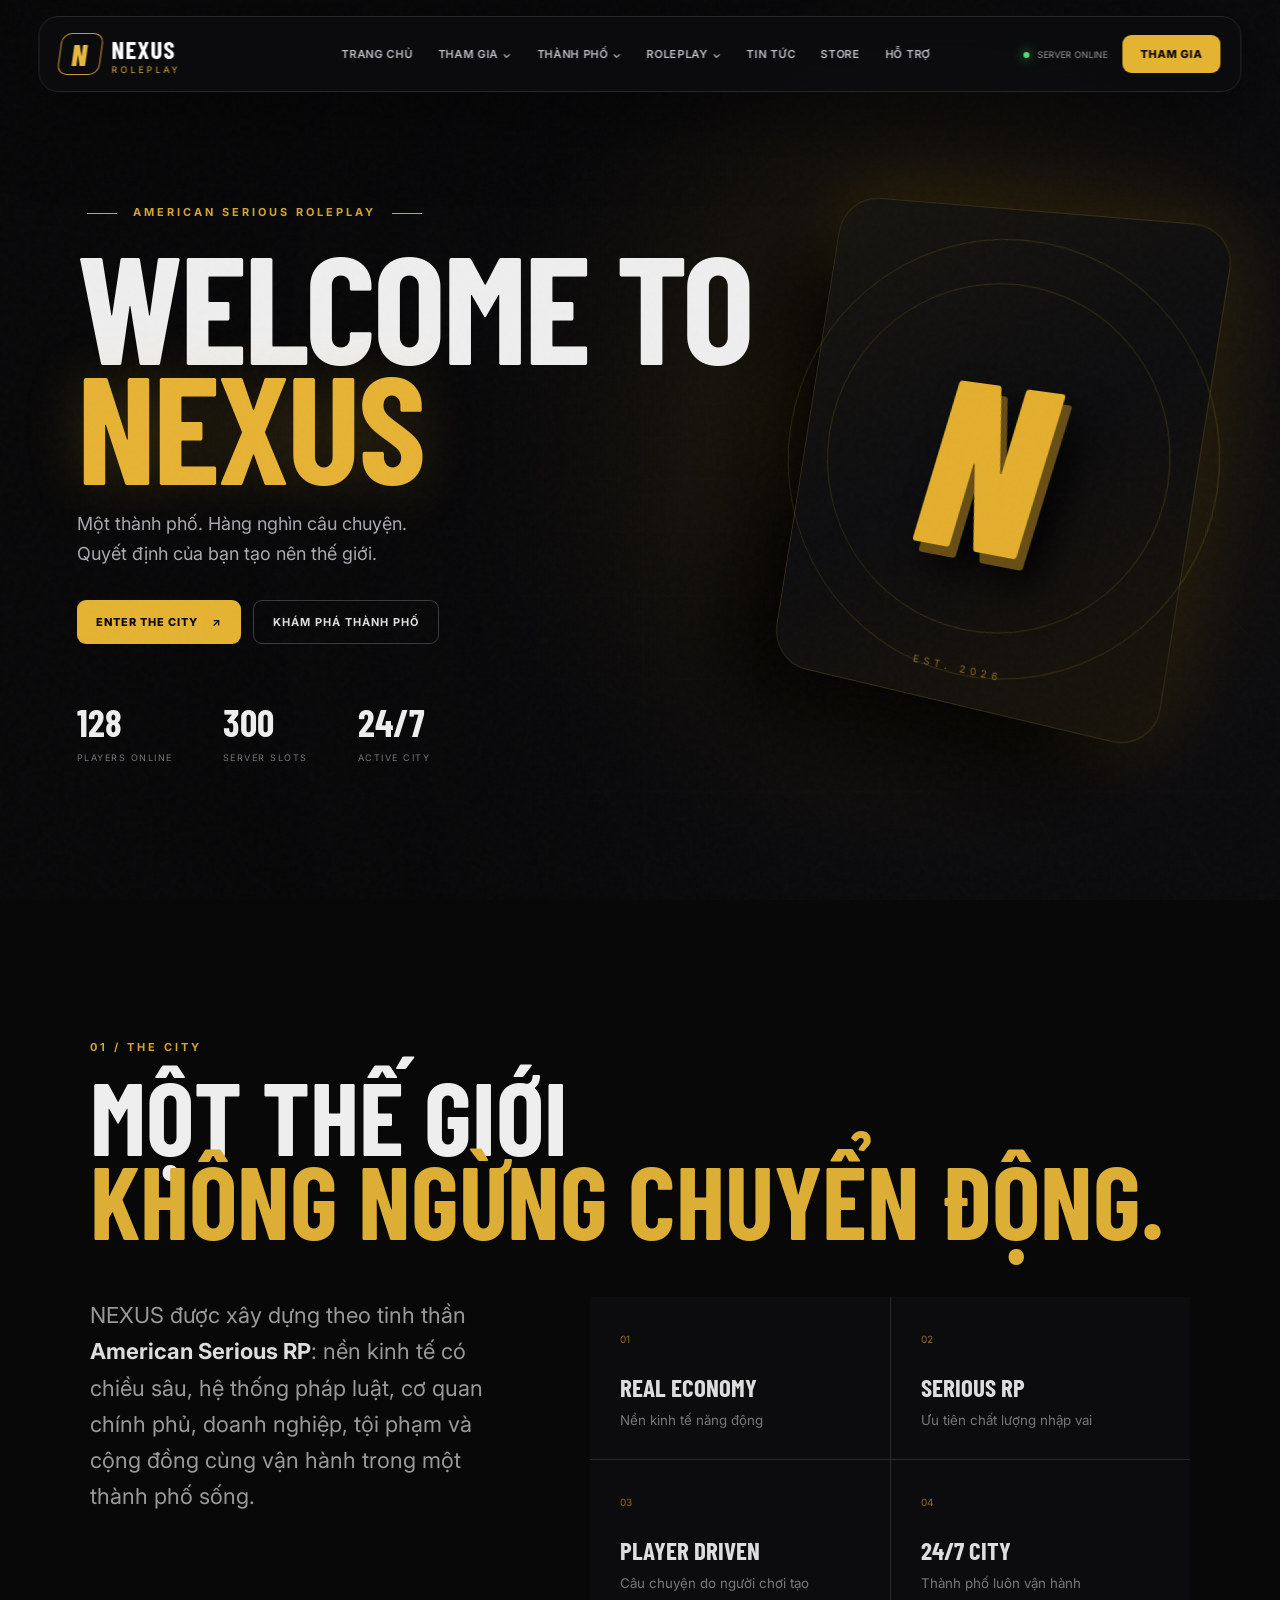
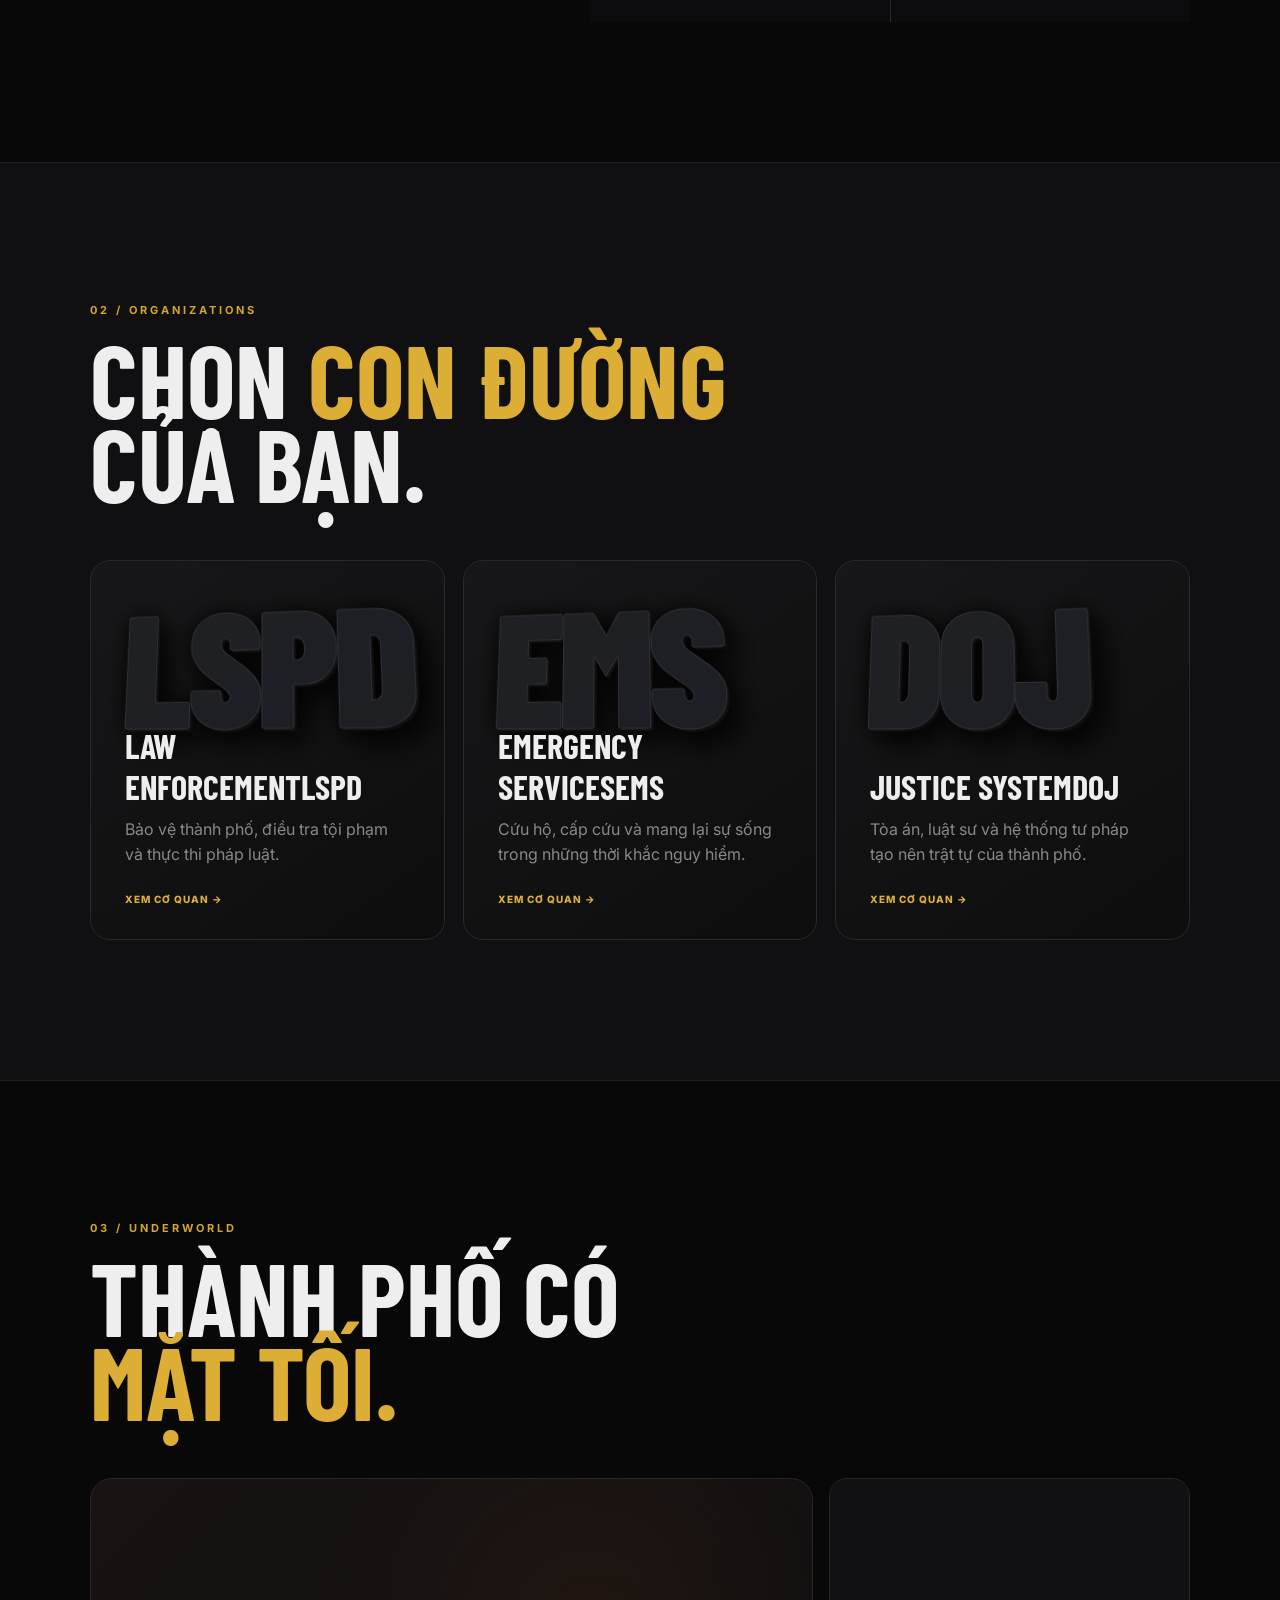
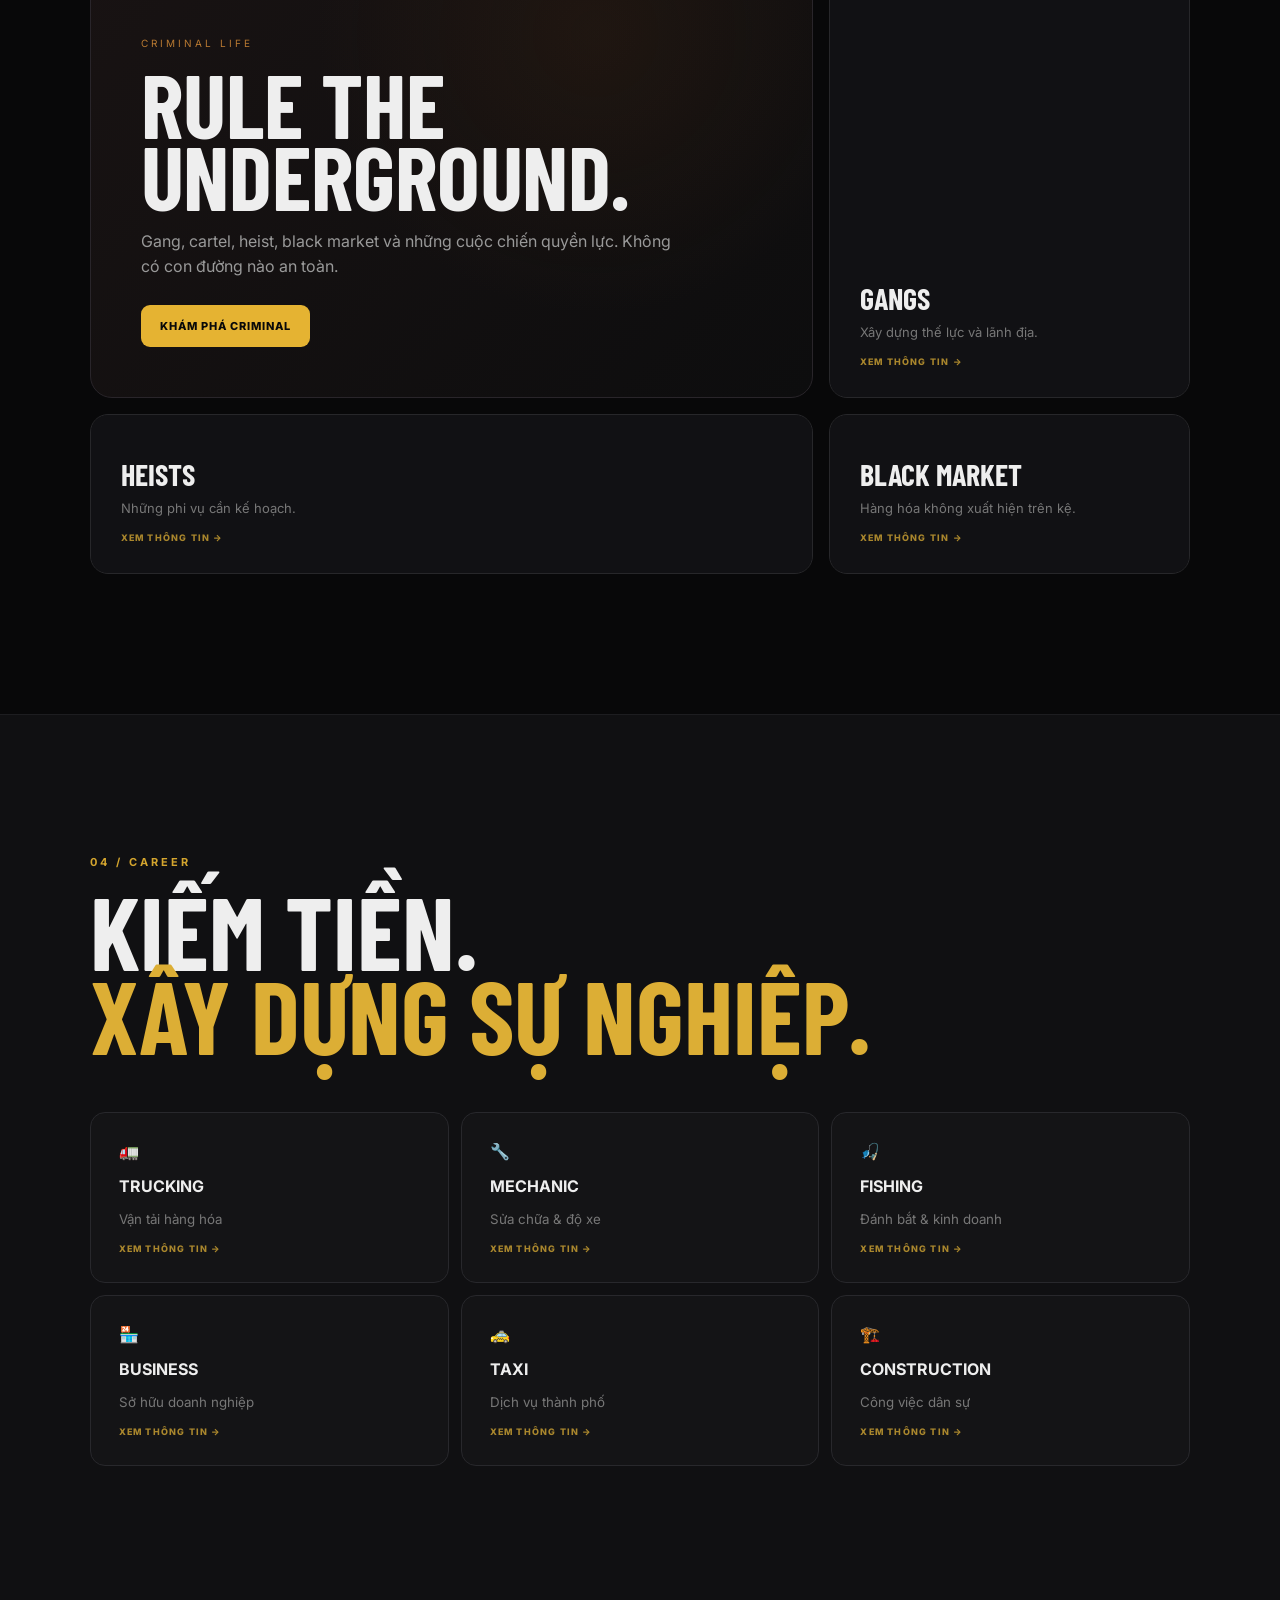
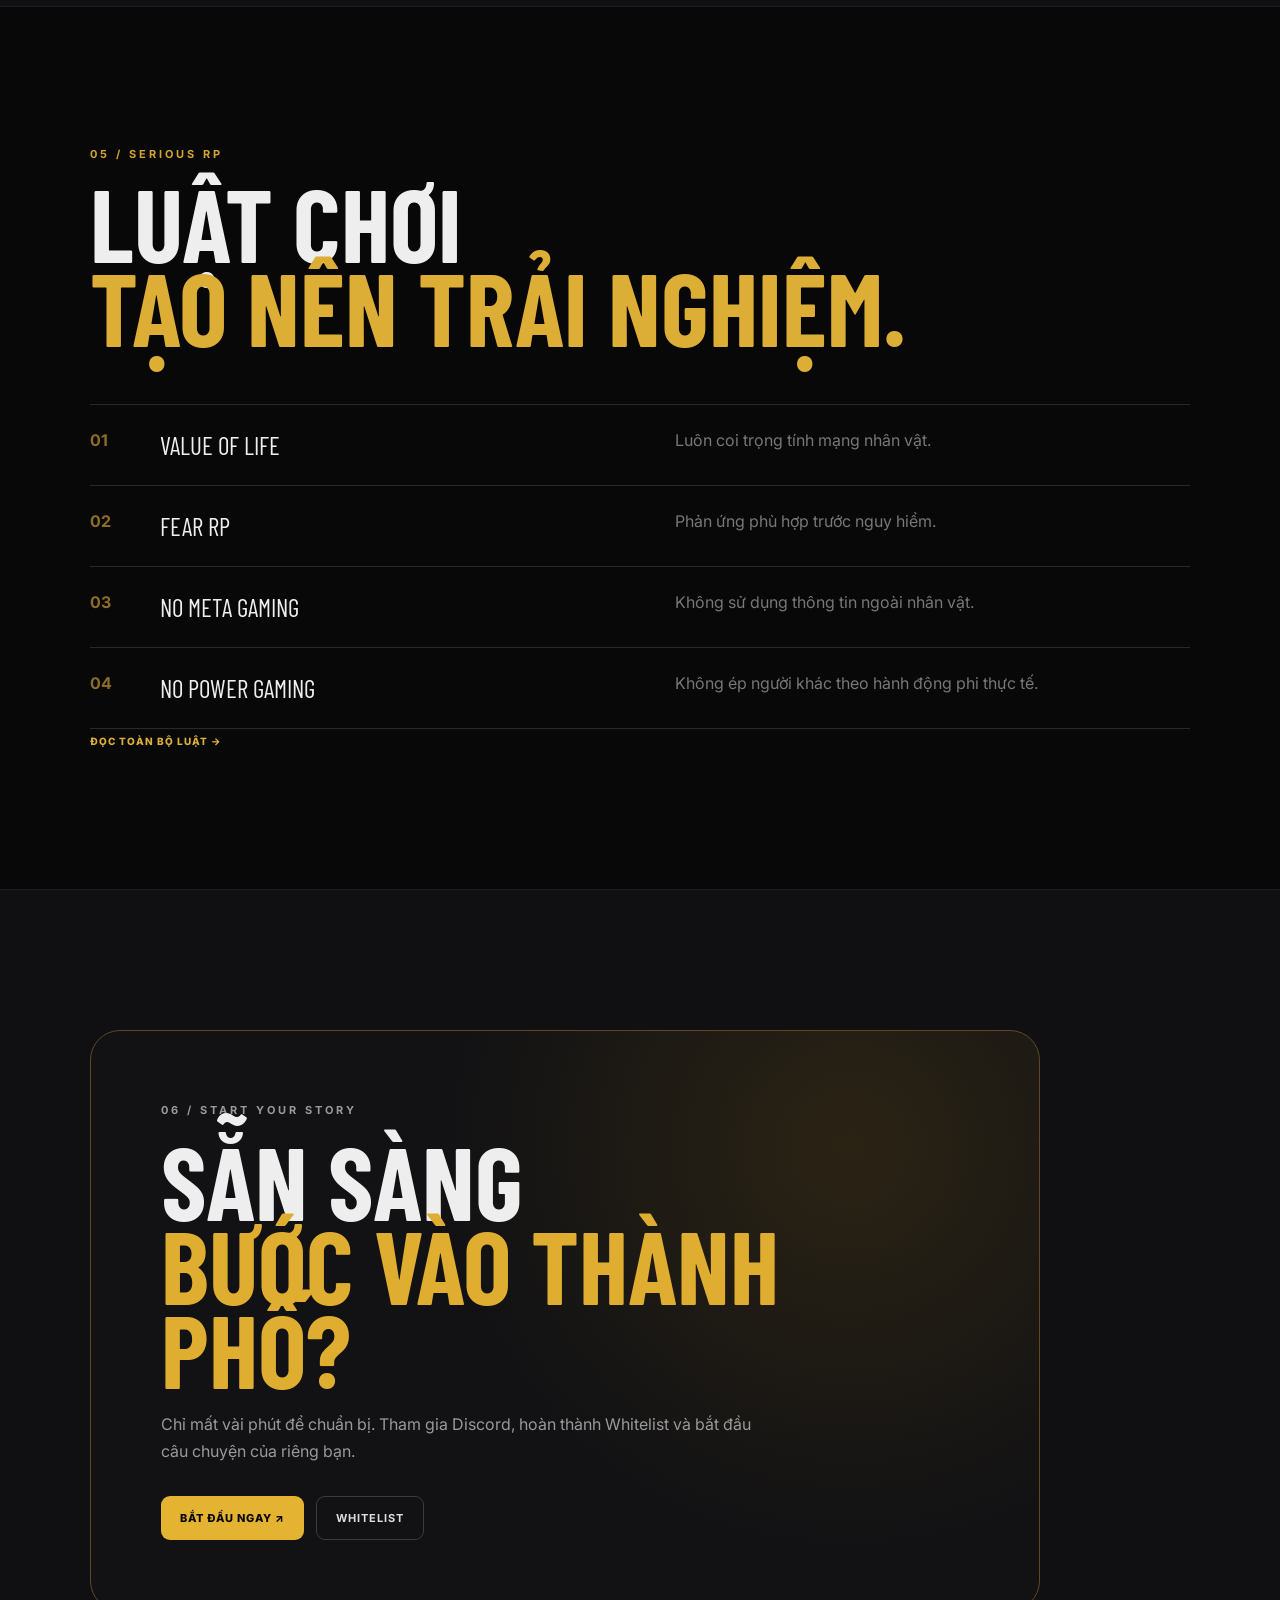
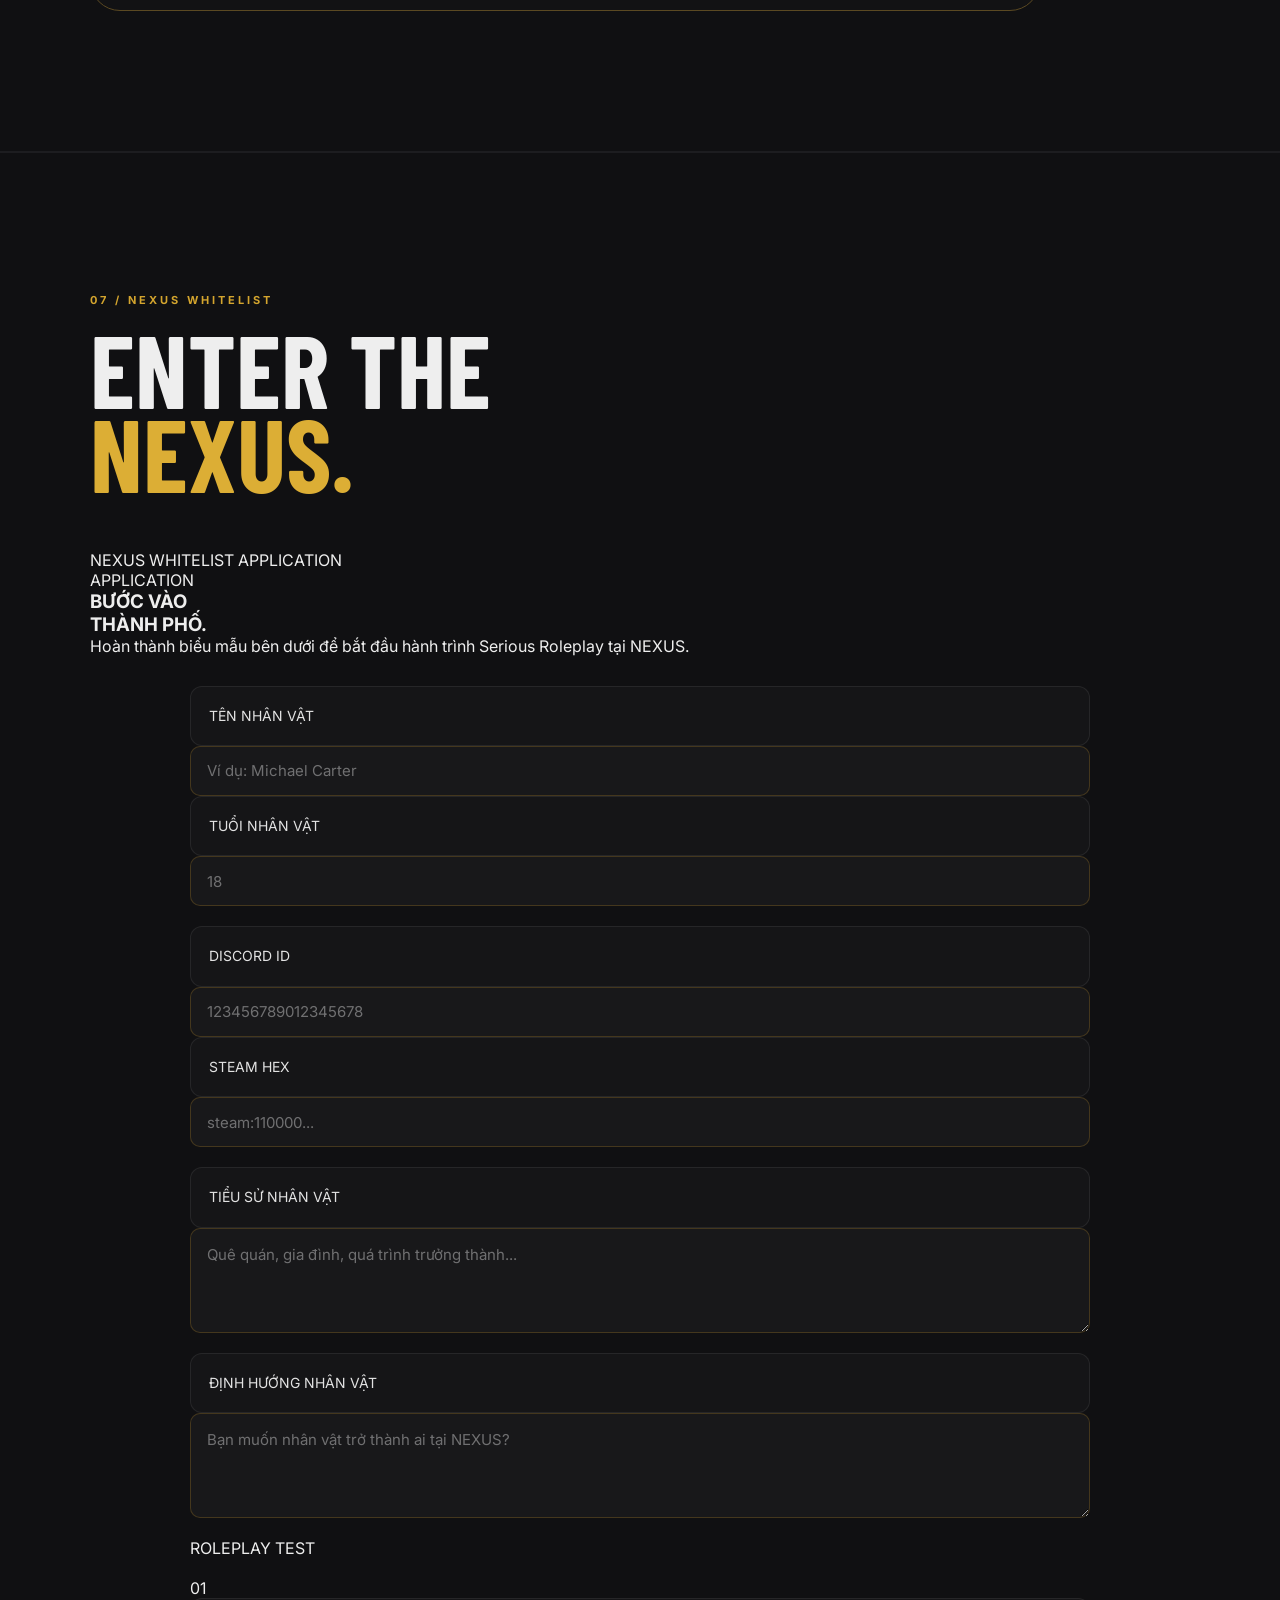
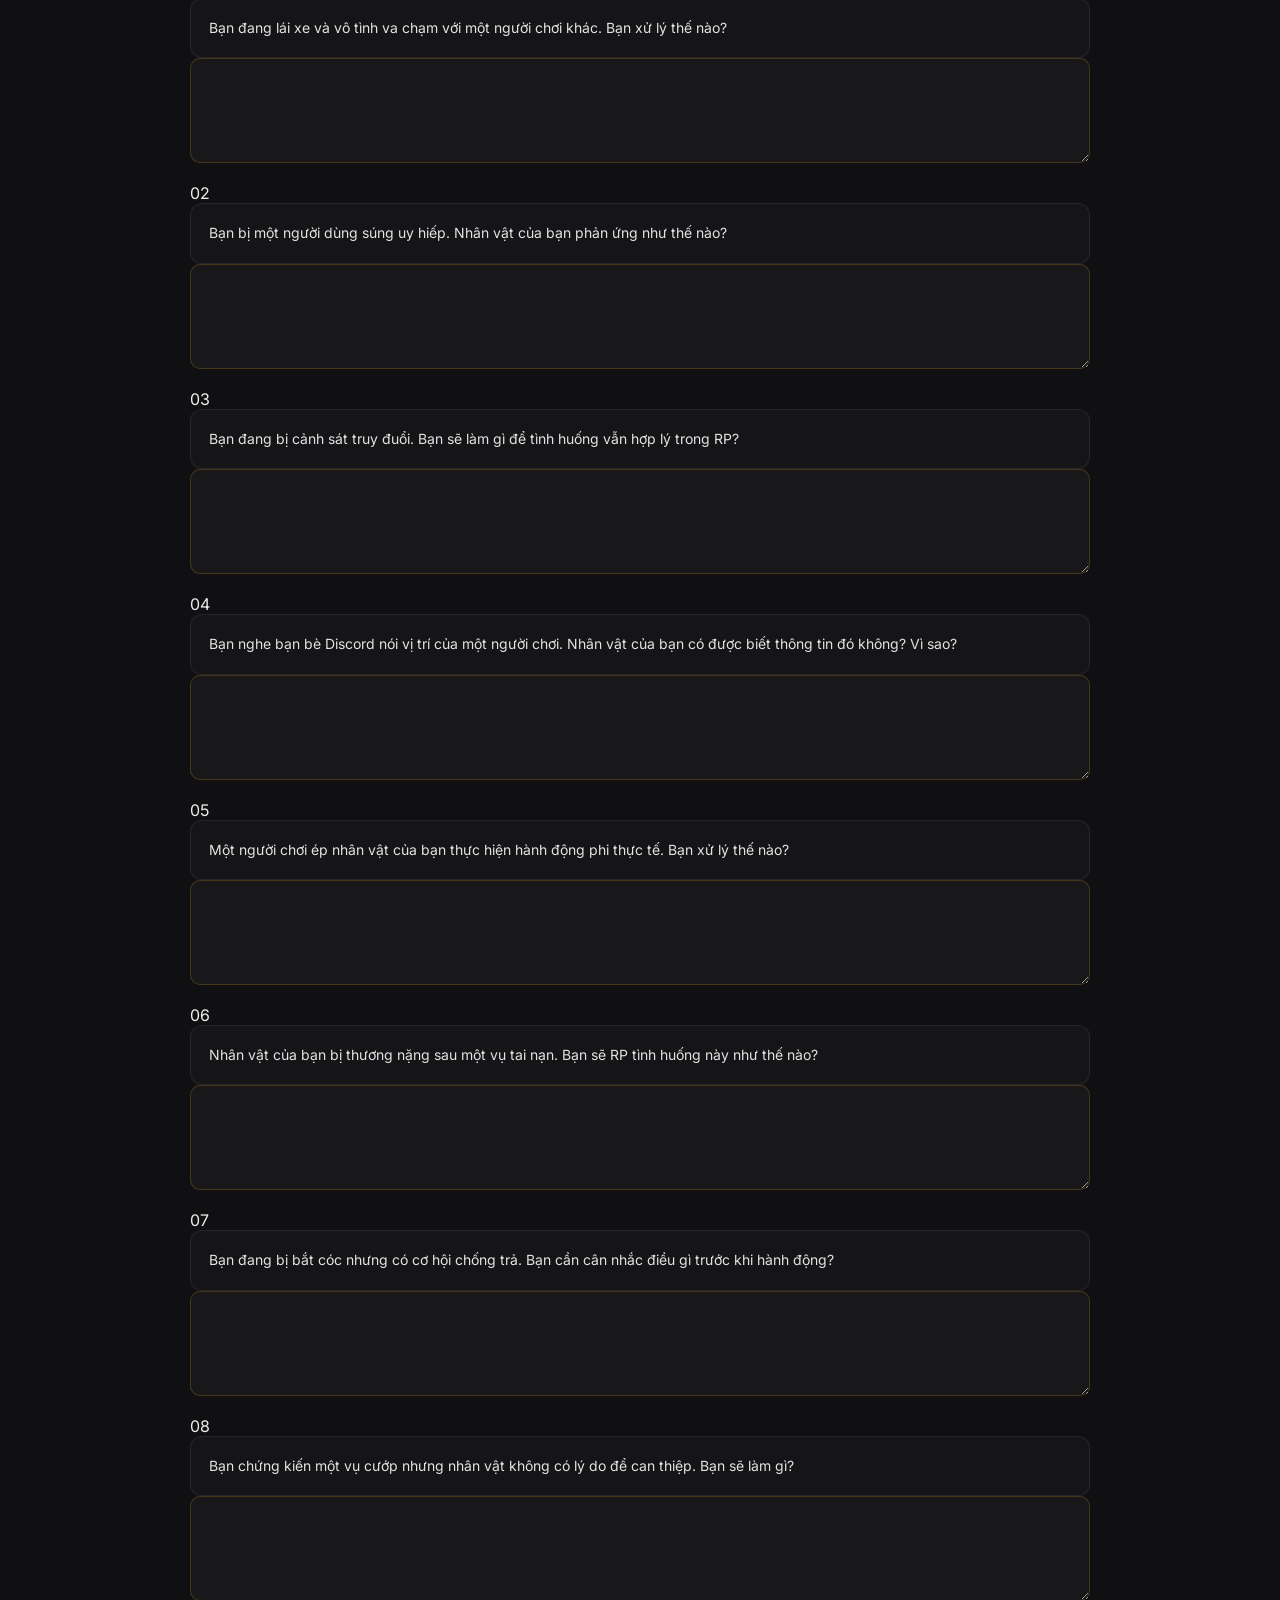
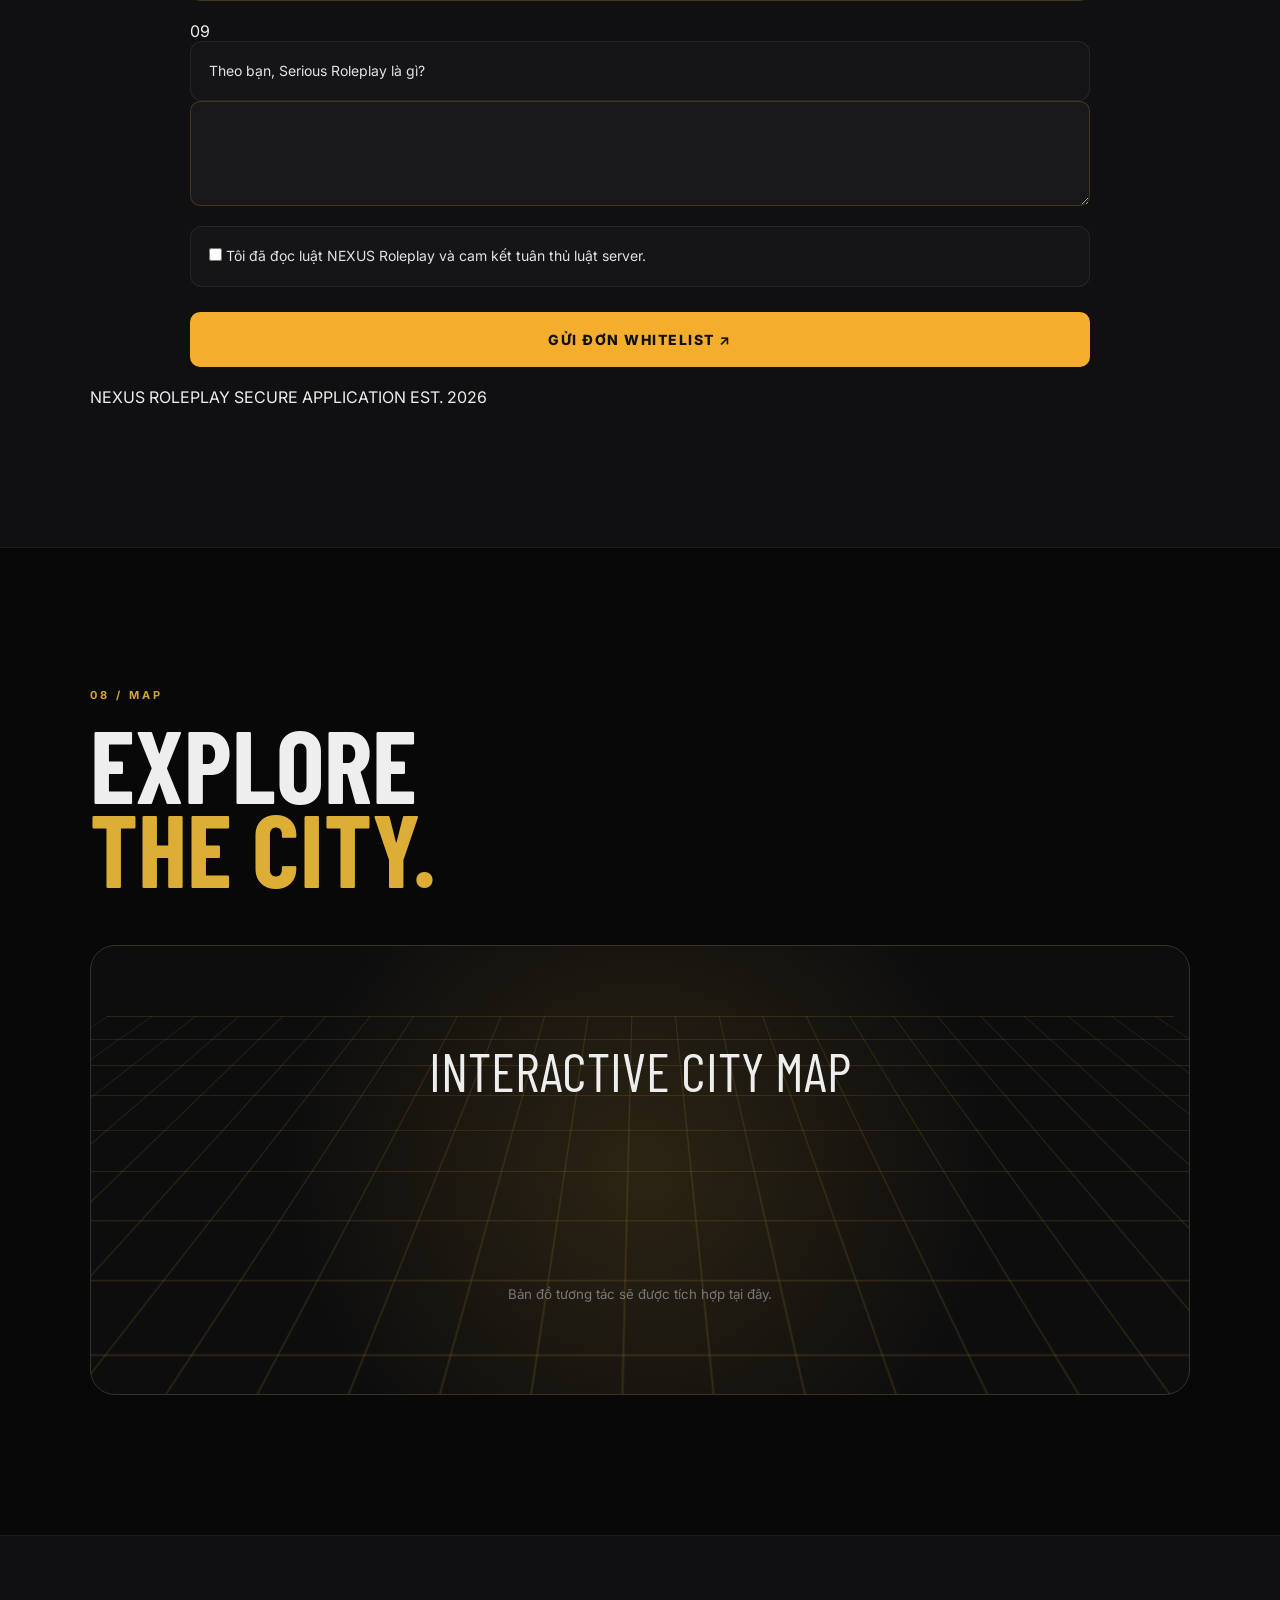
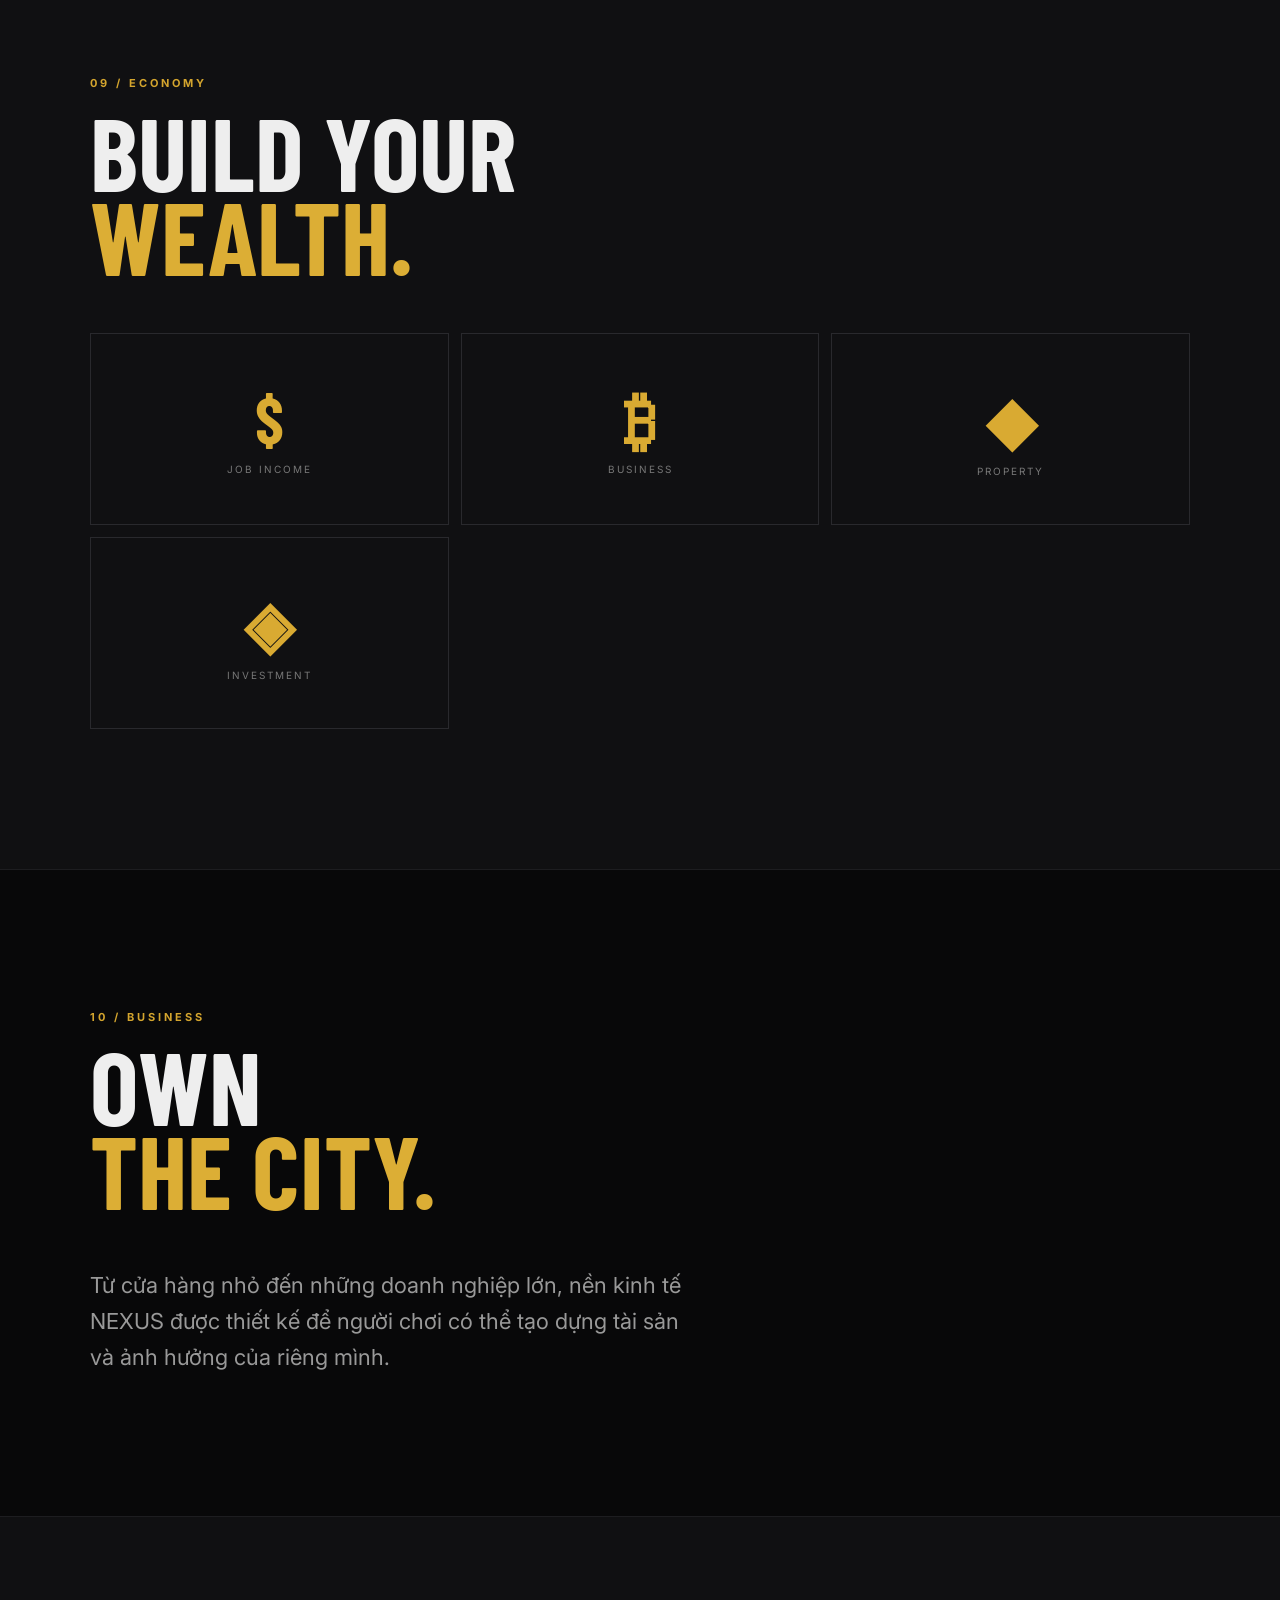
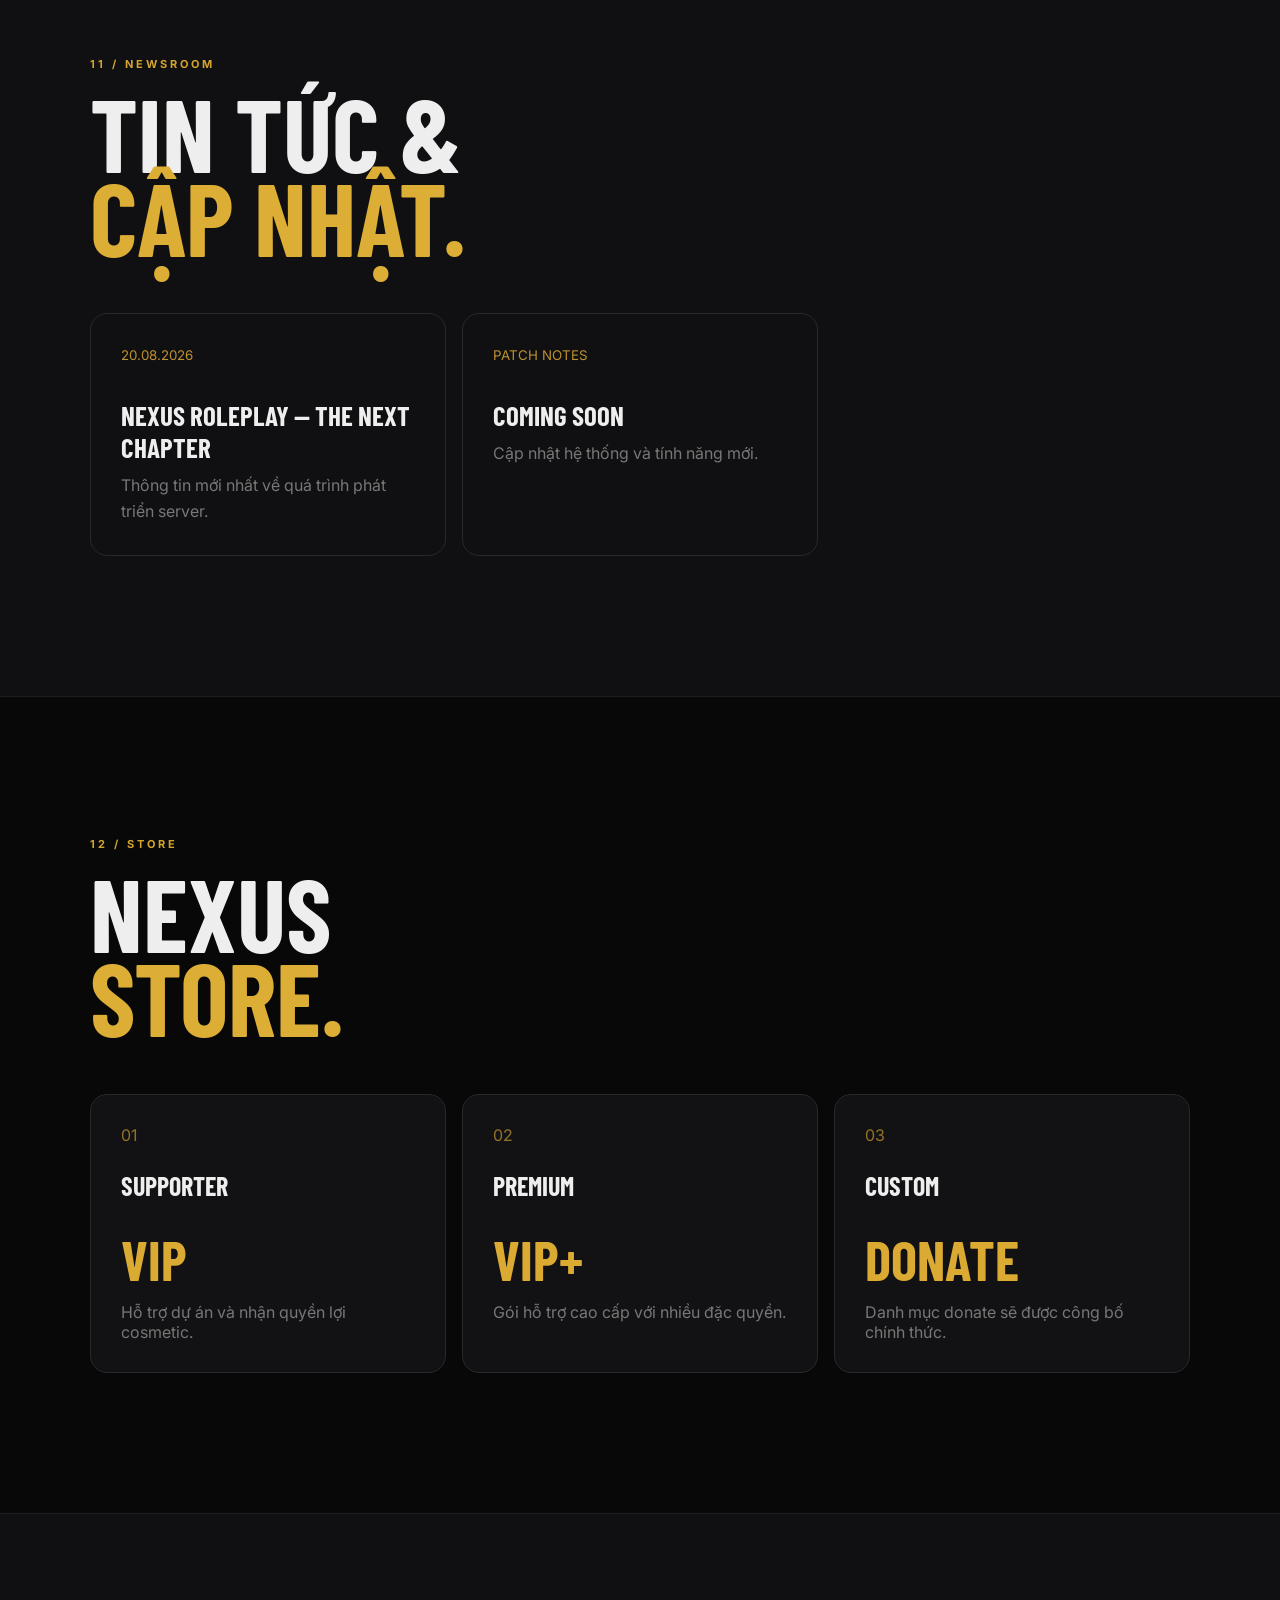
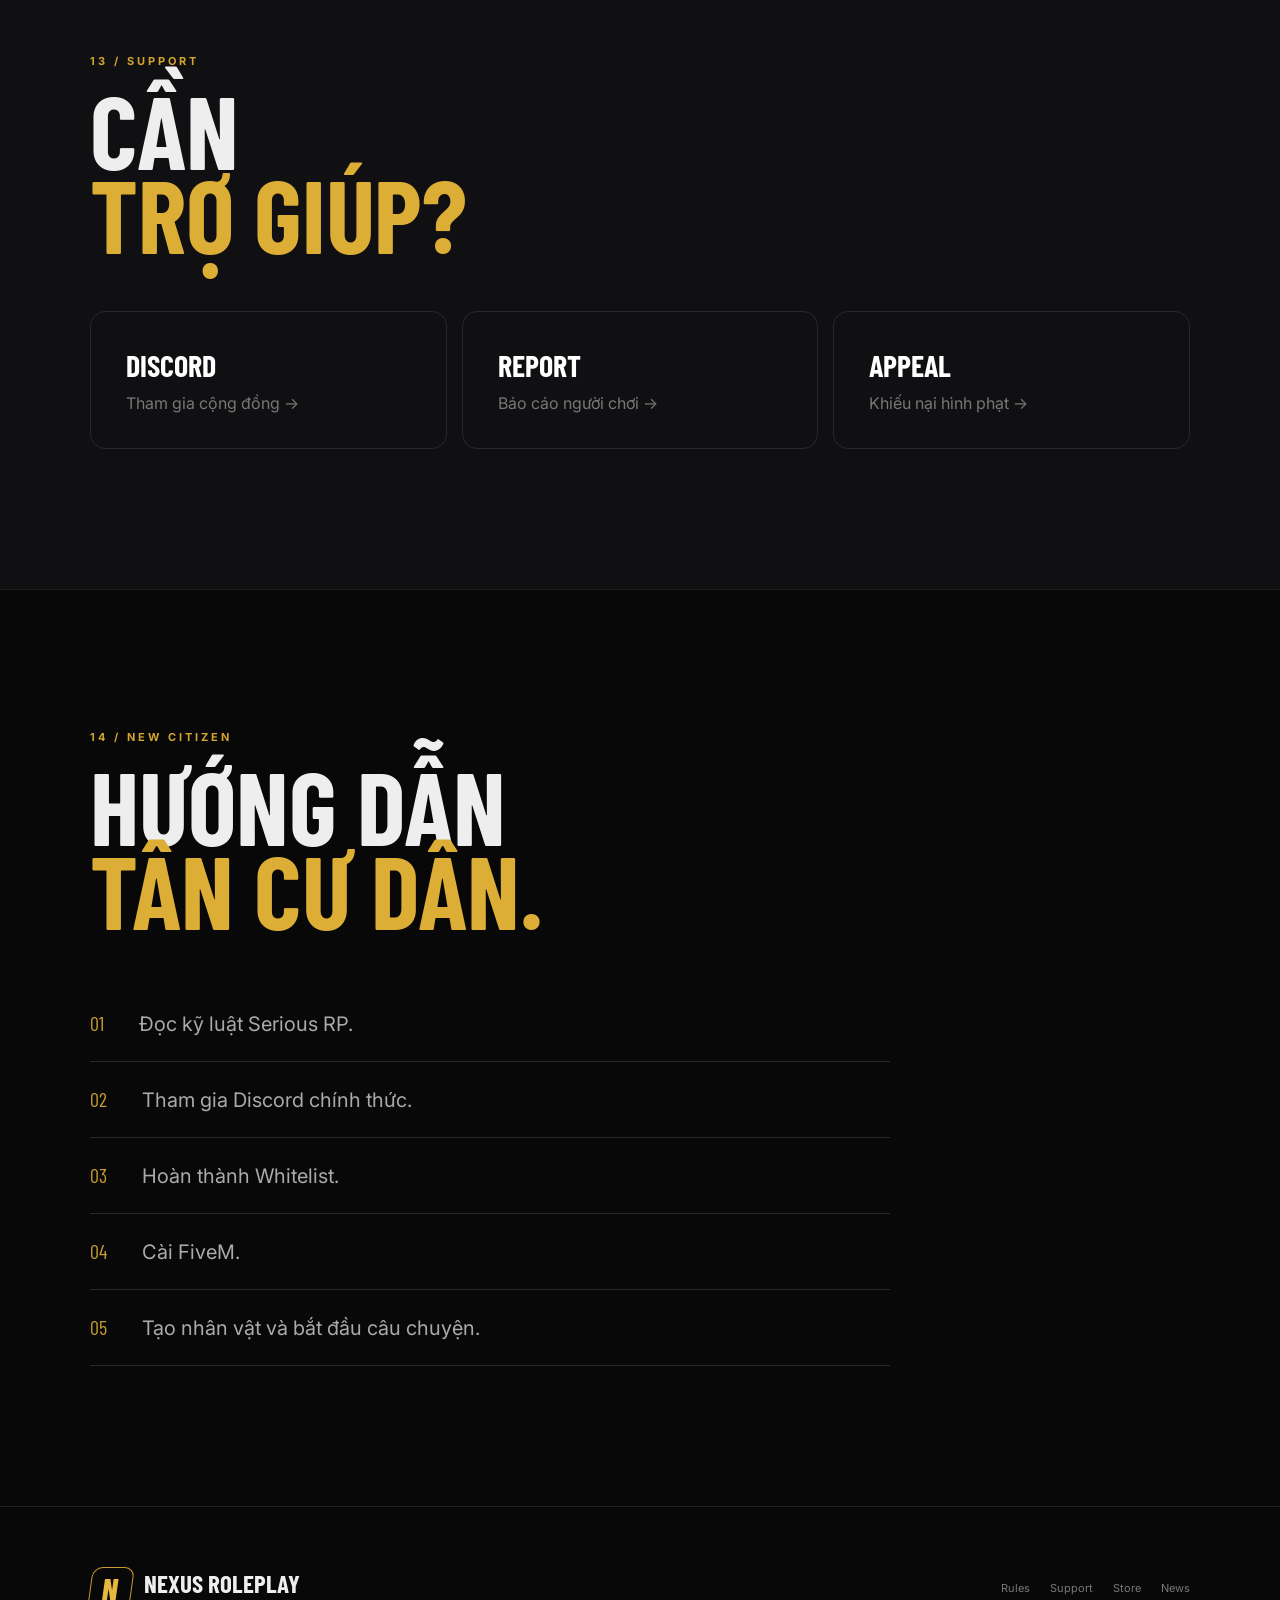
<file: index.html>
<!DOCTYPE html>
<html lang="vi">
<head>
  <style>
#bg-video { 
  position: fixed; 
  right: 0; 
  bottom: 0;
  min-width: 100%; 
  min-height: 100%;
  z-index: -2; 
  object-fit: cover; 
  filter: brightness(0.35) contrast(1.1); 
}
.overlay { 
  background: linear-gradient(180deg, rgba(0,0,0,0.8) 0%, rgba(150,0,0,0.3) 100%); 
  position: fixed; 
  top:0; 
  left:0; 
  width:100%; 
  height:100%; 
  z-index: -1; 
}
  </style>
  <meta charset="UTF-8" />
  <meta name="viewport" content="width=device-width, initial-scale=1.0" />
  <meta name="theme-color" content="#090909" />
  <title>NEXUS Roleplay — Serious Roleplay</title>
  <meta name="description" content="NEXUS Roleplay — FiveM Serious RP tại Los Santos. Một thế giới nhập vai sống động, nơi mỗi nhân vật có một hành trình và câu chuyện riêng." />
  <link rel="canonical" href="https://nexusroleplay.info/" />
  <link rel="preconnect" href="https://fonts.googleapis.com">
  <link rel="preconnect" href="https://fonts.gstatic.com" crossorigin>
  <link href="https://fonts.googleapis.com/css2?family=Barlow+Condensed:wght@500;600;700;800&family=Inter:wght@400;500;600;700&display=swap" rel="stylesheet">
  <link rel="stylesheet" href="style.css" />
</head>
<body>
  <div class="noise"></div>
  <header class="header" id="header">
    <a class="brand" href="#home" aria-label="NEXUS Roleplay">
      <span class="brand-mark">N</span>
      <span><b>NEXUS</b><small>ROLEPLAY</small></span>
    </a>

    <nav class="desktop-nav">
      <a href="#home">TRANG CHỦ</a>
      <div class="nav-drop">
        <button>THAM GIA <i>⌄</i></button>
        <div class="dropdown">
          <a href="#join">Bắt đầu</a>
          <a href="#whitelist">Whitelist</a>
          <a href="#guide">Hướng dẫn tân cư dân</a>
        </div>
      </div>
      <div class="nav-drop">
        <button>THÀNH PHỐ <i>⌄</i></button>
        <div class="dropdown">
          <a href="#city">Tổng quan</a>
          <a href="#map">Bản đồ</a>
          <a href="#economy">Kinh tế</a>
          <a href="#jobs">Việc làm</a>
          <a href="#business">Doanh nghiệp</a>
        </div>
      </div>
      <div class="nav-drop">
        <button>ROLEPLAY <i>⌄</i></button>
        <div class="dropdown">
          <a href="#rules">Luật RP</a>
          <a href="#departments">Cơ quan</a>
          <a href="#criminal">Criminal</a>
          <a href="#gangs">Gangs</a>
        </div>
      </div>
      <a href="#news">TIN TỨC</a>
      <a href="#store">STORE</a>
      <a href="#support">HỖ TRỢ</a>
    </nav>

    <div class="header-actions">
      <span class="status"><span></span> SERVER ONLINE</span>
      <a class="join-btn" href="#join">THAM GIA</a>
      <button class="hamburger" id="menuBtn" aria-label="Mở menu">☰</button>
    </div>
  </header>

  <aside class="mobile-menu" id="mobileMenu">
    <button class="close" id="closeBtn">×</button>
    <div class="mobile-title">NEXUS <span>ROLEPLAY</span></div>
    <a href="#home">TRANG CHỦ</a>
    <details><summary>THAM GIA</summary>
      <a href="#join">Bắt đầu</a><a href="#whitelist">Whitelist</a><a href="#guide">Hướng dẫn</a>
    </details>cho 
    <details><summary>THÀNH PHỐ</summary>
      <a href="#city">Tổng quan</a><a href="#map">Bản đồ</a><a href="#economy">Kinh tế</a><a href="#jobs">Việc làm</a><a href="#business">Doanh nghiệp</a>
    </details>
    <details><summary>ROLEPLAY</summary>
      <a href="#rules">Luật RP</a><a href="#departments">Cơ quan</a><a href="#criminal">Criminal</a><a href="#gangs">Gangs</a>
    </details>
    <a href="#news">TIN TỨC</a><a href="#store">STORE</a><a href="#support">HỖ TRỢ</a>
    <a class="mobile-cta" href="#join">ENTER THE CITY</a>
  </aside>

  <main>
    <section class="hero" id="home">
      <div class="hero-grid"></div>
      <div class="hero-content">
        <p class="eyebrow"><span></span> AMERICAN SERIOUS ROLEPLAY <span></span></p>
        <h1>WELCOME TO<br><strong>NEXUS</strong></h1>
        <p class="hero-copy">Một thành phố. Hàng nghìn câu chuyện.<br>Quyết định của bạn tạo nên thế giới.</p>
        <div class="hero-buttons">
          <a class="primary" href="#join">ENTER THE CITY <b>↗</b></a>
          <a class="ghost" href="#city">KHÁM PHÁ THÀNH PHỐ</a>
        </div>
        <div class="hero-stats">
          <div><b id="players">128</b><span>PLAYERS ONLINE</span></div>
          <div><b>300</b><span>SERVER SLOTS</span></div>
          <div><b>24/7</b><span>ACTIVE CITY</span></div>
        </div>
      </div>
      <div class="hero-card">
        <div class="ring ring1"></div><div class="ring ring2"></div>
        <div class="nexus-3d">N</div>
        <span>EST. 2026</span>
      </div>
    </section>

    <section class="section intro" id="city">
      <div class="section-head"><p>01 / THE CITY</p><h2>MỘT THẾ GIỚI<br><em>KHÔNG NGỪNG CHUYỂN ĐỘNG.</em></h2></div>
      <div class="intro-grid">
        <p>NEXUS được xây dựng theo tinh thần <b>American Serious RP</b>: nền kinh tế có chiều sâu, hệ thống pháp luật, cơ quan chính phủ, doanh nghiệp, tội phạm và cộng đồng cùng vận hành trong một thành phố sống.</p>
        <div class="feature-grid">
          <article><span>01</span><b>REAL ECONOMY</b><small>Nền kinh tế năng động</small></article>
          <article><span>02</span><b>SERIOUS RP</b><small>Ưu tiên chất lượng nhập vai</small></article>
          <article><span>03</span><b>PLAYER DRIVEN</b><small>Câu chuyện do người chơi tạo</small></article>
          <article><span>04</span><b>24/7 CITY</b><small>Thành phố luôn vận hành</small></article>
        </div>
      </div>
    </section>

    <section class="section dark-section" id="departments">
      <div class="section-head"><p>02 / ORGANIZATIONS</p><h2>CHỌN <em>CON ĐƯỜNG</em><br>CỦA BẠN.</h2></div>
      <div class="cards three">
        <article class="big-card"><span class="card-no" aria-hidden="true">LSPD</span><h3>LAW ENFORCEMENT<span class="org-depth-label">LSPD</span></h3><p>Bảo vệ thành phố, điều tra tội phạm và thực thi pháp luật.</p><a href="#departments">XEM CƠ QUAN →</a></article>
        <article class="big-card"><span class="card-no" aria-hidden="true">EMS</span><h3>EMERGENCY SERVICES<span class="org-depth-label">EMS</span></h3><p>Cứu hộ, cấp cứu và mang lại sự sống trong những thời khắc nguy hiểm.</p><a href="#departments">XEM CƠ QUAN →</a></article>
        <article class="big-card"><span class="card-no" aria-hidden="true">DOJ</span><h3>JUSTICE SYSTEM<span class="org-depth-label">DOJ</span></h3><p>Tòa án, luật sư và hệ thống tư pháp tạo nên trật tự của thành phố.</p><a href="#departments">XEM CƠ QUAN →</a></article>
      </div>
    </section>

    <section class="section" id="criminal">
      <div class="section-head"><p>03 / UNDERWORLD</p><h2>THÀNH PHỐ CÓ<br><em>MẶT TỐI.</em></h2></div>
      <div class="crime-grid">
        <div class="crime-main"><span>CRIMINAL LIFE</span><h3>RULE THE<br>UNDERGROUND.</h3><p>Gang, cartel, heist, black market và những cuộc chiến quyền lực. Không có con đường nào an toàn.</p><a class="primary" href="#gangs">KHÁM PHÁ CRIMINAL</a></div>
        <div class="crime-side nexus-click" data-info="gangs"><b>GANGS</b><p>Xây dựng thế lực và lãnh địa.</p><span class="click-hint">XEM THÔNG TIN →</span></div>
        <div class="crime-side nexus-click" data-info="heists"><b>HEISTS</b><p>Những phi vụ cần kế hoạch.</p><span class="click-hint">XEM THÔNG TIN →</span></div>
        <div class="crime-side nexus-click" data-info="blackmarket"><b>BLACK MARKET</b><p>Hàng hóa không xuất hiện trên kệ.</p><span class="click-hint">XEM THÔNG TIN →</span></div>
      </div>
    </section>

    <section class="section dark-section" id="jobs">
      <div class="section-head"><p>04 / CAREER</p><h2>KIẾM TIỀN.<br><em>XÂY DỰNG SỰ NGHIỆP.</em></h2></div>
      <div class="job-grid">
        <div class="nexus-click" data-info="trucking">🚛 <b>TRUCKING</b><small>Vận tải hàng hóa</small><span class="click-hint">XEM THÔNG TIN →</span></div>
        <div class="nexus-click" data-info="mechanic">🔧 <b>MECHANIC</b><small>Sửa chữa & độ xe</small><span class="click-hint">XEM THÔNG TIN →</span></div>
        <div class="nexus-click" data-info="fishing">🎣 <b>FISHING</b><small>Đánh bắt & kinh doanh</small><span class="click-hint">XEM THÔNG TIN →</span></div>
        <div class="nexus-click" data-info="business">🏪 <b>BUSINESS</b><small>Sở hữu doanh nghiệp</small><span class="click-hint">XEM THÔNG TIN →</span></div>
        <div class="nexus-click" data-info="taxi">🚕 <b>TAXI</b><small>Dịch vụ thành phố</small><span class="click-hint">XEM THÔNG TIN →</span></div>
        <div class="nexus-click" data-info="construction">🏗️ <b>CONSTRUCTION</b><small>Công việc dân sự</small><span class="click-hint">XEM THÔNG TIN →</span></div>
      </div>
    </section>

    <section class="section" id="rules">
      <div class="section-head"><p>05 / SERIOUS RP</p><h2>LUẬT CHƠI<br><em>TẠO NÊN TRẢI NGHIỆM.</em></h2></div>
      <div class="rule-list">
        <div><b>01</b><span>VALUE OF LIFE</span><p>Luôn coi trọng tính mạng nhân vật.</p></div>
        <div><b>02</b><span>FEAR RP</span><p>Phản ứng phù hợp trước nguy hiểm.</p></div>
        <div><b>03</b><span>NO META GAMING</span><p>Không sử dụng thông tin ngoài nhân vật.</p></div>
        <div><b>04</b><span>NO POWER GAMING</span><p>Không ép người khác theo hành động phi thực tế.</p></div>
      </div>
      <a class="text-link" href="#guide">ĐỌC TOÀN BỘ LUẬT →</a>
    </section>

    <section class="section dark-section" id="join">
      <div class="join-panel">
        <p class="eyebrow">06 / START YOUR STORY</p>
        <h2>SẴN SÀNG<br><em>BƯỚC VÀO THÀNH PHỐ?</em></h2>
        <p>Chỉ mất vài phút để chuẩn bị. Tham gia Discord, hoàn thành Whitelist và bắt đầu câu chuyện của riêng bạn.</p>
        <div class="hero-buttons"><a class="primary" href="#whitelist">BẮT ĐẦU NGAY ↗</a><a class="ghost" href="#whitelist">WHITELIST</a></div>
      </div>
    </section>

    <section class="section dark-section" id="whitelist">
  <div class="section-head">
    <p>07 / NEXUS WHITELIST</p>
    <h2>ENTER THE<br><em>NEXUS.</em></h2>
  </div>

  <div class="wl-3d-wrap">

    <div class="wl-3d-card">

      <div class="wl-glow"></div>
      <div class="wl-grid"></div>

      <div class="wl-card-top">
        <span class="wl-badge">NEXUS</span>
        <span class="wl-status">
          <i></i> WHITELIST APPLICATION
        </span>
      </div>

      <div class="wl-title">
        <span>APPLICATION</span>
        <h3>BƯỚC VÀO<br><strong>THÀNH PHỐ.</strong></h3>
        <p>
          Hoàn thành biểu mẫu bên dưới để bắt đầu hành trình
          Serious Roleplay tại NEXUS.
        </p>
      </div>

      <form id="whitelistForm" class="wl-form">

        <div class="wl-row">
          <div class="wl-field">
            <label>TÊN NHÂN VẬT</label>
            <input
              type="text"
              name="characterName"
              placeholder="Ví dụ: Michael Carter"
              required
            >
          </div>

          <div class="wl-field">
            <label>TUỔI NHÂN VẬT</label>
            <input
              type="number"
              name="characterAge"
              placeholder="18"
              min="18"
              max="80"
              required
            >
          </div>
        </div>

        <div class="wl-row">
          <div class="wl-field">
            <label>DISCORD ID</label>
            <input
              type="text"
              name="discordId"
              placeholder="123456789012345678"
              required
            >
          </div>

          <div class="wl-field">
            <label>STEAM HEX</label>
            <input
              type="text"
              name="steamHex"
              placeholder="steam:110000..."
              required
            >
          </div>
        </div>

        <div class="wl-field">
          <label>TIỂU SỬ NHÂN VẬT</label>
          <textarea
            name="biography"
            placeholder="Quê quán, gia đình, quá trình trưởng thành..."
            required
          ></textarea>
        </div>

        <div class="wl-field">
          <label>ĐỊNH HƯỚNG NHÂN VẬT</label>
          <textarea
            name="direction"
            placeholder="Bạn muốn nhân vật trở thành ai tại NEXUS?"
            required
          ></textarea>
        </div>

        <div class="wl-divider">
          <span>ROLEPLAY TEST</span>
        </div>

        <div class="wl-question">
          <span>01</span>
          <label>
            Bạn đang lái xe và vô tình va chạm với một người chơi khác.
            Bạn xử lý thế nào?
          </label>
          <textarea name="answer1" required></textarea>
        </div>

        <div class="wl-question">
          <span>02</span>
          <label>
            Bạn bị một người dùng súng uy hiếp.
            Nhân vật của bạn phản ứng như thế nào?
          </label>
          <textarea name="answer2" required></textarea>
        </div>

        <div class="wl-question">
          <span>03</span>
          <label>
            Bạn đang bị cảnh sát truy đuổi.
            Bạn sẽ làm gì để tình huống vẫn hợp lý trong RP?
          </label>
          <textarea name="answer3" required></textarea>
        </div>

        <div class="wl-question">
          <span>04</span>
          <label>
            Bạn nghe bạn bè Discord nói vị trí của một người chơi.
            Nhân vật của bạn có được biết thông tin đó không? Vì sao?
          </label>
          <textarea name="answer4" required></textarea>
        </div>

        <div class="wl-question">
          <span>05</span>
          <label>
            Một người chơi ép nhân vật của bạn thực hiện hành động
            phi thực tế. Bạn xử lý thế nào?
          </label>
          <textarea name="answer5" required></textarea>
        </div>

        <div class="wl-question">
          <span>06</span>
          <label>
            Nhân vật của bạn bị thương nặng sau một vụ tai nạn.
            Bạn sẽ RP tình huống này như thế nào?
          </label>
          <textarea name="answer6" required></textarea>
        </div>

        <div class="wl-question">
          <span>07</span>
          <label>
            Bạn đang bị bắt cóc nhưng có cơ hội chống trả.
            Bạn cần cân nhắc điều gì trước khi hành động?
          </label>
          <textarea name="answer7" required></textarea>
        </div>

        <div class="wl-question">
          <span>08</span>
          <label>
            Bạn chứng kiến một vụ cướp nhưng nhân vật không có lý do
            để can thiệp. Bạn sẽ làm gì?
          </label>
          <textarea name="answer8" required></textarea>
        </div>

        <div class="wl-question">
          <span>09</span>
          <label>
            Theo bạn, Serious Roleplay là gì?
          </label>
          <textarea name="answer9" required></textarea>
        </div>

        <label class="wl-agree">
          <input type="checkbox" name="agree" required>
          <span>
            Tôi đã đọc luật NEXUS Roleplay và cam kết tuân thủ
            luật server.
          </span>
        </label>

        <button type="submit" class="wl-submit">
          <span>GỬI ĐƠN WHITELIST</span>
          <b>↗</b>
        </button>

        <p id="wlMessage" class="wl-message"></p>

      </form>

      <div class="wl-footer">
        <span>NEXUS ROLEPLAY</span>
        <span>SECURE APPLICATION</span>
        <span>EST. 2026</span>
      </div>

    </div>
  </div>
    </section>

    <section class="section" id="map">
      <div class="section-head"><p>08 / MAP</p><h2>EXPLORE<br><em>THE CITY.</em></h2></div>
      <div class="map-placeholder"><span>INTERACTIVE CITY MAP</span><small>Bản đồ tương tác sẽ được tích hợp tại đây.</small></div>
    </section>

    <section class="section dark-section" id="economy">
      <div class="section-head"><p>09 / ECONOMY</p><h2>BUILD YOUR<br><em>WEALTH.</em></h2></div>
      <div class="economy-grid"><div><b>$</b><span>JOB INCOME</span></div><div><b>₿</b><span>BUSINESS</span></div><div><b>◆</b><span>PROPERTY</span></div><div><b>◈</b><span>INVESTMENT</span></div></div>
    </section>

    <section class="section" id="business">
      <div class="section-head"><p>10 / BUSINESS</p><h2>OWN<br><em>THE CITY.</em></h2></div>
      <p class="wide-copy">Từ cửa hàng nhỏ đến những doanh nghiệp lớn, nền kinh tế NEXUS được thiết kế để người chơi có thể tạo dựng tài sản và ảnh hưởng của riêng mình.</p>
    </section>

    <section class="section dark-section" id="news">
      <div class="section-head"><p>11 / NEWSROOM</p><h2>TIN TỨC &<br><em>CẬP NHẬT.</em></h2></div>
      <div class="news-grid"><article><small>20.08.2026</small><h3>NEXUS ROLEPLAY — THE NEXT CHAPTER</h3><p>Thông tin mới nhất về quá trình phát triển server.</p></article><article><small>PATCH NOTES</small><h3>COMING SOON</h3><p>Cập nhật hệ thống và tính năng mới.</p></article></div>
    </section>

    <section class="section" id="store">
      <div class="section-head"><p>12 / STORE</p><h2>NEXUS<br><em>STORE.</em></h2></div>
      <div class="store-grid"><article><span>01</span><b>SUPPORTER</b><strong>VIP</strong><p>Hỗ trợ dự án và nhận quyền lợi cosmetic.</p></article><article><span>02</span><b>PREMIUM</b><strong>VIP+</strong><p>Gói hỗ trợ cao cấp với nhiều đặc quyền.</p></article><article><span>03</span><b>CUSTOM</b><strong>DONATE</strong><p>Danh mục donate sẽ được công bố chính thức.</p></article></div>
    </section>

    <section class="section dark-section" id="support">
      <div class="section-head"><p>13 / SUPPORT</p><h2>CẦN<br><em>TRỢ GIÚP?</em></h2></div>
      <div class="support-grid"><a href="https://discord.gg/nexusroleplayyy" target="_blank"><b>DISCORD</b><span>Tham gia cộng đồng →</span></a><a href="#support"><b>REPORT</b><span>Báo cáo người chơi →</span></a><a href="#support"><b>APPEAL</b><span>Khiếu nại hình phạt →</span></a></div>
    </section>

    <section class="section guide" id="guide">
      <div class="section-head"><p>14 / NEW CITIZEN</p><h2>HƯỚNG DẪN<br><em>TÂN CƯ DÂN.</em></h2></div>
      <ol><li>Đọc kỹ luật Serious RP.</li><li>Tham gia Discord chính thức.</li><li>Hoàn thành Whitelist.</li><li>Cài FiveM.</li><li>Tạo nhân vật và bắt đầu câu chuyện.</li></ol>
    </section>
  </main>

  <footer>
    <div class="footer-brand"><span class="brand-mark">N</span><div><b>NEXUS ROLEPLAY</b><small>AMERICAN SERIOUS ROLEPLAY</small></div></div>
    <div class="footer-links"><a href="#rules">Rules</a><a href="#support">Support</a><a href="#store">Store</a><a href="#news">News</a></div>
    <p>© 2026 NEXUS ROLEPLAY. All rights reserved.</p>
  </footer>

  <div class="nexus-modal" id="nexusModal" aria-hidden="true">
    <div class="nexus-modal-backdrop" data-close-modal></div>
    <div class="nexus-modal-box" role="dialog" aria-modal="true">
      <button class="nexus-modal-close" type="button" data-close-modal>×</button>
      <span class="nexus-modal-kicker">NEXUS ROLEPLAY</span>
      <h2 id="nexusModalTitle">INFORMATION</h2>
      <p id="nexusModalText"></p>
      <div class="nexus-modal-line"></div>
      <div class="nexus-modal-tags" id="nexusModalTags"></div>
    </div>
  </div>

  <script src="script.js"></script>
</body><
         video autoplay muted loop playsinline id="bg-video">
  <source src="bg.mp4" type="video/mp4">
</video>
<div class="overlay"></div>
</html>
</file>
<file: style.css>
*{box-sizing:border-box;margin:0;padding:0}html{scroll-behavior:smooth}body{background:#080809;color:#eee;font-family:Inter,Arial,sans-serif;overflow-x:hidden}.noise{position:fixed;inset:0;pointer-events:none;z-index:99;opacity:.035;background-image:url("data:image/svg+xml,%3Csvg viewBox='0 0 180 180' xmlns='http://www.w3.org/2000/svg'%3E%3Cfilter id='n'%3E%3CfeTurbulence type='fractalNoise' baseFrequency='.9' numOctaves='3' stitchTiles='stitch'/%3E%3C/filter%3E%3Crect width='100%25' height='100%25' filter='url(%23n)' opacity='.7'/%3E%3C/svg%3E")}.header{position:fixed;top:16px;left:50%;transform:translateX(-50%);width:min(1420px,94%);height:76px;z-index:100;border:1px solid #27272b;border-radius:20px;background:rgba(12,12,14,.86);backdrop-filter:blur(18px);display:flex;align-items:center;padding:0 20px;gap:28px;box-shadow:0 20px 80px #0008}.brand{display:flex;align-items:center;gap:10px;color:#fff;text-decoration:none;min-width:190px}.brand-mark{width:42px;height:42px;display:grid;place-items:center;border:1px solid #c99a2e;border-radius:10px;color:#e6b83f;font-family:'Barlow Condensed';font-size:30px;font-weight:800;transform:skew(-8deg)}.brand b,.brand small{display:block}.brand b{font-family:'Barlow Condensed';font-size:25px;letter-spacing:1px}.brand small{font-size:9px;letter-spacing:3px;color:#d9aa35}.desktop-nav{display:flex;align-items:center;justify-content:center;gap:5px;flex:1}.desktop-nav>a,.nav-drop button{color:#bdbdc4;background:none;border:0;padding:15px 10px;font:600 11px Inter;letter-spacing:.7px;text-decoration:none;cursor:pointer}.desktop-nav>a:hover,.nav-drop button:hover{color:#eab63c}.nav-drop{position:relative}.dropdown{display:none;position:absolute;top:48px;left:-10px;width:210px;background:#121215;border:1px solid #29292e;border-radius:14px;padding:8px;box-shadow:0 25px 70px #000}.nav-drop:hover .dropdown{display:block}.dropdown a{display:block;padding:11px 12px;color:#aaa;text-decoration:none;font-size:12px;border-radius:8px}.dropdown a:hover{background:#1d1d21;color:#eab63c}.status{font-size:9px;color:#999;white-space:nowrap}.status span{display:inline-block;width:6px;height:6px;background:#55db76;border-radius:50%;margin-right:5px;box-shadow:0 0 12px #55db76}.join-btn,.primary{display:inline-flex;align-items:center;justify-content:center;gap:14px;background:#e5b332;color:#090909;text-decoration:none;font-weight:800;font-size:11px;letter-spacing:1px;border-radius:9px;padding:14px 19px}.join-btn{padding:12px 18px}.header-actions{display:flex;align-items:center;gap:15px}.hamburger{display:none;background:none;border:0;color:#fff;font-size:28px}.hero{min-height:900px;position:relative;display:flex;align-items:center;padding:150px 6% 80px;overflow:hidden;background:radial-gradient(circle at 72% 48%,#5e4813 0,#211b0d 18%,transparent 44%),linear-gradient(110deg,#080809 25%,#101014 100%)}.hero:after{content:"";position:absolute;inset:0;background:linear-gradient(90deg,#080809 0%,transparent 65%),radial-gradient(circle at 70% 50%,transparent 0,#08080999 55%,#080809 100%);pointer-events:none}.hero-grid{position:absolute;inset:-10%;opacity:.15;background-image:linear-gradient(#9a772222 1px,transparent 1px),linear-gradient(90deg,#9a772222 1px,transparent 1px);background-size:70px 70px;transform:perspective(600px) rotateX(55deg) translateY(35%);transform-origin:center}.hero-content{position:relative;z-index:2;max-width:760px}.eyebrow,.section-head p{color:#d4a52e;font-size:11px;font-weight:700;letter-spacing:3px}.eyebrow span{display:inline-block;width:30px;height:1px;background:#d4a52e;vertical-align:middle;margin:0 10px}.hero h1{font-family:'Barlow Condensed';font-size:clamp(78px,12vw,180px);line-height:.78;margin:25px 0;letter-spacing:-3px}.hero h1 strong{color:#e6b334;text-shadow:0 0 60px #e6b33433}.hero-copy{font-size:18px;line-height:1.7;color:#a8a8af}.hero-buttons{display:flex;gap:12px;flex-wrap:wrap;margin-top:30px}.ghost{display:inline-flex;align-items:center;justify-content:center;border:1px solid #3a3a3f;color:#ddd;text-decoration:none;padding:14px 19px;border-radius:9px;font-size:11px;font-weight:700;letter-spacing:1px}.hero-stats{display:flex;gap:50px;margin-top:55px}.hero-stats b{font-family:'Barlow Condensed';font-size:38px;display:block}.hero-stats span{font-size:9px;letter-spacing:1.5px;color:#777}.hero-card{position:absolute;right:7%;top:23%;width:400px;height:500px;border:1px solid #8f712d44;border-radius:40px;transform:rotate(9deg) perspective(700px) rotateY(-12deg);background:linear-gradient(145deg,#17150f,#0d0d0f 50%,#19140a);box-shadow:-50px 50px 100px #000,0 0 80px #bd8b1530;display:grid;place-items:center;z-index:1}.nexus-3d{font-family:'Barlow Condensed';font-weight:800;font-size:240px;color:#e4af2e;text-shadow:10px 10px 0 #674e14,25px 25px 40px #000;transform:skew(-8deg)}.hero-card span{position:absolute;bottom:30px;letter-spacing:5px;color:#8d6b20;font-size:10px}.ring{position:absolute;border:1px solid #d4a52e33;border-radius:50%}.ring1{width:350px;height:350px}.ring2{width:440px;height:440px}.section{padding:140px 7%;position:relative}.dark-section{background:#101012;border-top:1px solid #1d1d20;border-bottom:1px solid #1d1d20}.section-head{margin-bottom:55px}.section-head h2{font-family:'Barlow Condensed';font-size:clamp(55px,8vw,110px);line-height:.82;margin-top:20px}.section-head em{font-style:normal;color:#dcae35}.intro-grid{display:grid;grid-template-columns:.8fr 1.2fr;gap:100px}.intro-grid>p,.wide-copy{font-size:22px;line-height:1.65;color:#999;max-width:600px}.intro-grid b{color:#ddd}.feature-grid{display:grid;grid-template-columns:1fr 1fr;gap:1px;background:#29292d}.feature-grid article{background:#0c0c0e;padding:30px;min-height:150px}.feature-grid span{color:#8b6c27;font-size:10px}.feature-grid b{display:block;margin:25px 0 7px;font-family:'Barlow Condensed';font-size:25px}.feature-grid small{color:#777}.cards.three{display:grid;grid-template-columns:repeat(3,1fr);gap:18px}.big-card{position:relative;overflow:hidden;min-height:380px;padding:34px;border:1px solid #28282d;border-radius:20px;background:linear-gradient(145deg,#171719,#0d0d0e);display:flex;flex-direction:column;justify-content:flex-end;transition:.35s;isolation:isolate}.big-card:hover{transform:translateY(-10px);border-color:#9b7828;box-shadow:0 25px 70px #000}.card-no{position:absolute;left:26px;top:34px;margin:0;color:#1f2024;font-family:'Barlow Condensed';font-size:clamp(100px,13vw,170px);font-weight:900;letter-spacing:-5px;line-height:.8;z-index:-1;transform:perspective(500px) rotateX(10deg) rotateY(-8deg) translateZ(0);-webkit-text-stroke:1px #34343a;text-shadow:1px 1px 0 #111,2px 2px 0 #111,3px 3px 0 #0a0a0a,0 0 22px #000,12px 16px 30px #000;opacity:.9}.big-card:hover .card-no{color:#292a2f;-webkit-text-stroke:1px #8b6d25;text-shadow:2px 2px 0 #111,4px 4px 0 #0b0b0c,0 0 26px #c99b2b55,14px 18px 32px #000;transform:perspective(500px) rotateX(10deg) rotateY(-8deg) translate3d(5px,-5px,20px)}.big-card h3{font-family:'Barlow Condensed';font-size:34px}.big-card p{color:#888;line-height:1.6;margin:10px 0 25px}.big-card a,.text-link{color:#dcb03a;font-size:10px;font-weight:800;text-decoration:none;letter-spacing:1px}.crime-grid{display:grid;grid-template-columns:2fr 1fr;gap:16px}.crime-main{min-height:520px;padding:50px;border-radius:22px;background:radial-gradient(circle at 70% 30%,#522f1233,transparent 45%),linear-gradient(135deg,#191313,#0d0d0e);border:1px solid #29252a;display:flex;flex-direction:column;justify-content:flex-end}.crime-main span{color:#b87931;font-size:10px;letter-spacing:3px}.crime-main h3{font-family:'Barlow Condensed';font-size:90px;line-height:.8;margin:18px 0}.crime-main p{max-width:540px;color:#999;line-height:1.6}.crime-main .primary{width:max-content;margin-top:25px}.crime-side{border:1px solid #27272a;border-radius:18px;padding:30px;display:flex;flex-direction:column;justify-content:flex-end;min-height:160px;background:#111114}.crime-side b{font-family:'Barlow Condensed';font-size:30px}.crime-side p{color:#777;font-size:13px;margin-top:8px}.job-grid,.economy-grid{display:grid;grid-template-columns:repeat(3,1fr);gap:12px}.job-grid div{padding:28px;border:1px solid #28282c;background:#141416;border-radius:15px}.job-grid b,.job-grid small{display:block;margin-top:15px}.job-grid small{color:#777}.rule-list{border-top:1px solid #29292d}.rule-list div{display:grid;grid-template-columns:70px 1fr 1fr;padding:25px 0;border-bottom:1px solid #29292d}.rule-list b{color:#8c6d28}.rule-list span{font-family:'Barlow Condensed';font-size:25px}.rule-list p{color:#777}.join-panel{max-width:950px;padding:70px;border:1px solid #5b4922;border-radius:30px;background:radial-gradient(circle at 80% 20%,#8e681533,transparent 45%),#121214}.join-panel h2{font-family:'Barlow Condensed';font-size:clamp(55px,8vw,105px);line-height:.82;margin:20px 0}.join-panel em{color:#dfae31;font-style:normal}.join-panel>p{color:#999;max-width:600px;line-height:1.7}.steps{display:grid;grid-template-columns:repeat(3,1fr);gap:20px}.steps div{border:1px solid #28282c;border-radius:18px;padding:35px;background:#111114}.steps i{font-style:normal;color:#c99c31;font-size:12px}.steps b{display:block;font-family:'Barlow Condensed';font-size:28px;margin:35px 0 10px}.steps p{color:#777}.wl-box{padding:50px;border:1px solid #806324;border-radius:22px;background:#14130f;max-width:800px}.wl-box>b{font-family:'Barlow Condensed';font-size:35px}.wl-box p{color:#888;line-height:1.7;margin:15px 0 25px}.map-placeholder{height:450px;border:1px solid #38322a;border-radius:25px;display:grid;place-items:center;background:radial-gradient(circle,#2c2413,#0d0d0e 60%);position:relative;overflow:hidden}.map-placeholder:before{content:"";position:absolute;inset:0;background-image:linear-gradient(#ad8a3030 1px,transparent 1px),linear-gradient(90deg,#ad8a3030 1px,transparent 1px);background-size:45px 45px;transform:perspective(500px) rotateX(45deg) scale(1.4)}.map-placeholder span,.map-placeholder small{z-index:1}.map-placeholder span{font-family:'Barlow Condensed';font-size:55px}.map-placeholder small{color:#777}.economy-grid div{padding:45px;border:1px solid #29292d;text-align:center}.economy-grid b{font-family:'Barlow Condensed';font-size:65px;color:#d9aa32;display:block}.economy-grid span{font-size:10px;letter-spacing:2px;color:#777}.news-grid,.store-grid{display:grid;grid-template-columns:repeat(3,1fr);gap:16px}.news-grid article,.store-grid article{padding:30px;border:1px solid #29292d;border-radius:17px;min-height:220px}.news-grid small{color:#bd922e}.news-grid h3{font-family:'Barlow Condensed';font-size:27px;margin:35px 0 10px}.news-grid p{color:#777;line-height:1.6}.store-grid article{background:#121214}.store-grid span{color:#947327}.store-grid b,.store-grid strong{display:block;font-family:'Barlow Condensed';font-size:26px;margin-top:25px}.store-grid strong{font-size:55px;color:#dbaa32}.store-grid p{color:#777;margin-top:10px}.support-grid{display:grid;grid-template-columns:repeat(3,1fr);gap:15px}.support-grid a{padding:35px;border:1px solid #29292d;border-radius:15px;color:#fff;text-decoration:none}.support-grid b,.support-grid span{display:block}.support-grid b{font-family:'Barlow Condensed';font-size:30px}.support-grid span{color:#777;margin-top:10px}.guide ol{max-width:800px;counter-reset:item;list-style:none}.guide li{counter-increment:item;border-bottom:1px solid #29292d;padding:25px 0;font-size:20px;color:#aaa}.guide li:before{content:"0" counter(item);color:#c99c31;font-family:'Barlow Condensed';margin-right:35px}footer{padding:60px 7%;border-top:1px solid #222;display:flex;align-items:center;justify-content:space-between;gap:30px;flex-wrap:wrap}.footer-brand{display:flex;gap:12px;align-items:center}.footer-brand b,.footer-brand small{display:block}.footer-brand b{font-family:'Barlow Condensed';font-size:25px}.footer-brand small{font-size:8px;letter-spacing:2px;color:#777}.footer-links{display:flex;gap:20px}.footer-links a{color:#777;text-decoration:none;font-size:11px}.footer-links a:hover{color:#e2b239}footer>p{width:100%;color:#444;font-size:10px}.mobile-menu{display:none}

@media(max-width:1050px){.desktop-nav{display:none}.status{display:none}.hamburger{display:block}.hero-card{right:-90px;opacity:.45}.intro-grid{grid-template-columns:1fr;gap:45px}.cards.three{grid-template-columns:1fr}.job-grid,.economy-grid{grid-template-columns:1fr 1fr}.news-grid,.store-grid,.support-grid{grid-template-columns:1fr 1fr}}
@media(max-width:650px){.header{top:9px;height:64px;padding:0 12px;border-radius:16px}.brand{min-width:0}.brand-mark{width:36px;height:36px;font-size:25px}.brand b{font-size:20px}.brand small{font-size:7px}.header-actions{margin-left:auto}.join-btn{display:none}.hero{min-height:820px;padding:130px 6% 60px}.hero h1{font-size:86px}.hero-copy{font-size:15px}.hero-stats{gap:20px;margin-top:40px}.hero-stats b{font-size:30px}.hero-stats span{font-size:7px}.hero-card{width:300px;height:380px;right:-150px;top:35%;opacity:.3}.nexus-3d{font-size:180px}.section{padding:90px 6%}.section-head h2{font-size:65px}.feature-grid,.crime-grid,.steps,.job-grid,.economy-grid,.news-grid,.store-grid,.support-grid{grid-template-columns:1fr}.crime-main h3{font-size:65px}.rule-list div{grid-template-columns:45px 1fr;gap:10px}.rule-list p{grid-column:2}.join-panel{padding:35px 25px}.join-panel h2{font-size:62px}.map-placeholder{height:300px}.map-placeholder span{font-size:35px}.mobile-menu{position:fixed;display:block;inset:0 0 0 auto;width:min(90%,390px);background:#0b0b0d;z-index:200;padding:90px 25px 30px;transform:translateX(100%);transition:.3s;overflow-y:auto;box-shadow:-30px 0 80px #000}.mobile-menu.open{transform:translateX(0)}.mobile-menu .close{position:absolute;top:20px;right:22px;background:none;border:0;color:#fff;font-size:38px}.mobile-title{font-family:'Barlow Condensed';font-size:34px;color:#e2af35;margin-bottom:35px}.mobile-title span{color:#fff}.mobile-menu>a,.mobile-menu summary{display:block;color:#ddd;text-decoration:none;padding:16px 0;border-bottom:1px solid #252529;font-size:13px;font-weight:700;letter-spacing:1px;list-style:none}.mobile-menu details a{display:block;color:#777;padding:11px 15px;text-decoration:none;font-size:12px}.mobile-menu summary::-webkit-details-marker{display:none}.mobile-cta{margin-top:30px!important;text-align:center;background:#e3b034;color:#080808!important;border-radius:9px}.hero-buttons .primary,.hero-buttons .ghost{width:100%}footer{padding:50px 6%}.footer-links{width:100%;flex-wrap:wrap}}


/* NEXUS 3D ORGANIZATIONS GOLD UPGRADE */
:root{
  --nexus-gold:#d9a928;
  --nexus-gold-bright:#f5c94b;
}

.organizations,
.organization-grid,
.org-grid,
.orgs-grid{
  perspective: 1200px;
}

.org-card,
.organization-card,
.org-card-item{
  position:relative;
  overflow:hidden;
  isolation:isolate;
  transform-style:preserve-3d;
  transition:transform .45s cubic-bezier(.2,.8,.2,1),border-color .45s,box-shadow .45s,background .45s;
  background:
    radial-gradient(circle at 85% 15%, rgba(217,169,40,.14), transparent 32%),
    linear-gradient(145deg, rgba(255,255,255,.045), rgba(255,255,255,.012));
}

.org-card::before,
.organization-card::before,
.org-card-item::before{
  content:"";
  position:absolute;
  inset:0;
  z-index:-2;
  background:
    linear-gradient(115deg, transparent 18%, rgba(245,201,75,.10) 48%, transparent 72%);
  transform:translateX(-120%);
  transition:transform .8s ease;
}

.org-card::after,
.organization-card::after,
.org-card-item::after{
  position:absolute;
  right:-20px;
  bottom:-34px;
  z-index:-1;
  font-family:Arial Black,Impact,sans-serif;
  font-size:clamp(5rem,15vw,12rem);
  line-height:1;
  letter-spacing:-.08em;
  color:rgba(255,255,255,.035);
  text-shadow:
    2px 2px 0 rgba(217,169,40,.12),
    8px 8px 18px rgba(0,0,0,.7);
  pointer-events:none;
}

.org-card:hover,
.organization-card:hover,
.org-card-item:hover{
  transform:translateY(-10px) rotateX(2deg) rotateY(-1.5deg) scale(1.015);
  border-color:rgba(245,201,75,.72);
  box-shadow:
    0 0 0 1px rgba(245,201,75,.18),
    0 18px 55px rgba(0,0,0,.6),
    0 0 42px rgba(217,169,40,.16);
}

.org-card:hover::before,
.organization-card:hover::before,
.org-card-item:hover::before{
  transform:translateX(120%);
}

.org-card:hover .org-title,
.organization-card:hover .org-title,
.org-card-item:hover .org-title,
.org-card:hover h3,
.organization-card:hover h3,
.org-card-item:hover h3{
  text-shadow:
    0 0 12px rgba(245,201,75,.28),
    0 2px 0 rgba(0,0,0,.8),
    0 5px 12px rgba(0,0,0,.8);
  transform:translateZ(18px);
}

.org-card:nth-child(1)::after,
.organization-card:nth-child(1)::after,
.org-card-item:nth-child(1)::after{content:"LSPD";}

.org-card:nth-child(2)::after,
.organization-card:nth-child(2)::after,
.org-card-item:nth-child(2)::after{content:"EMS";}

.org-card:nth-child(3)::after,
.organization-card:nth-child(3)::after,
.org-card-item:nth-child(3)::after{content:"DOJ";}

/* Gold edge / depth */
.org-card,
.organization-card,
.org-card-item{
  border:1px solid rgba(255,255,255,.10);
  box-shadow:inset 0 1px 0 rgba(255,255,255,.05), 0 12px 35px rgba(0,0,0,.35);
}

.org-card h3,
.organization-card h3,
.org-card-item h3{
  transition:transform .4s ease,text-shadow .4s ease;
}

@media (max-width:700px){
  .org-card,
  .organization-card,
  .org-card-item{
    min-height:240px;
  }
}


/* Generic fallback for NEXUS organization cards */
section[id*="organization"] .card,
section[id*="organization"] article,
section[id*="organizations"] .card,
section[id*="organizations"] article{
  position:relative;
  overflow:hidden;
  transform-style:preserve-3d;
  transition:transform .45s ease,box-shadow .45s ease,border-color .45s ease;
}
section[id*="organization"] .card:hover,
section[id*="organization"] article:hover,
section[id*="organizations"] .card:hover,
section[id*="organizations"] article:hover{
  transform:translateY(-8px) scale(1.012);
  border-color:rgba(245,201,75,.7);
  box-shadow:0 0 35px rgba(217,169,40,.16),0 18px 50px rgba(0,0,0,.6);
}

/* ===== NEXUS CLICKABLE INFO CARDS ===== */
.nexus-click{cursor:pointer;position:relative;transition:transform .3s ease,border-color .3s ease,box-shadow .3s ease;background-clip:padding-box}
.nexus-click:hover{transform:translateY(-5px);border-color:rgba(245,201,75,.65)!important;box-shadow:0 0 30px rgba(217,169,40,.12),0 15px 40px rgba(0,0,0,.45)}
.click-hint{display:block!important;color:#dcae35!important;font-size:9px!important;font-weight:800;letter-spacing:1.2px;margin-top:16px!important;opacity:.75;transition:.25s}
.nexus-click:hover .click-hint{opacity:1;transform:translateX(4px)}
.nexus-modal{position:fixed;inset:0;z-index:9999;display:none;align-items:center;justify-content:center;padding:22px}
.nexus-modal.open{display:flex}
.nexus-modal-backdrop{position:absolute;inset:0;background:rgba(0,0,0,.78);backdrop-filter:blur(10px)}
.nexus-modal-box{position:relative;width:min(620px,100%);padding:42px;border:1px solid rgba(217,169,40,.4);border-radius:24px;background:linear-gradient(145deg,#191919,#0b0b0d);box-shadow:0 30px 100px rgba(0,0,0,.85),0 0 50px rgba(217,169,40,.1);animation:nexusModalIn .28s ease}
.nexus-modal-close{position:absolute;right:18px;top:14px;width:40px;height:40px;border:0;background:transparent;color:#aaa;font-size:34px;cursor:pointer}
.nexus-modal-close:hover{color:#e9b83d}
.nexus-modal-kicker{color:#d4a52e;font-size:9px;font-weight:800;letter-spacing:3px}
.nexus-modal-box h2{font-family:'Barlow Condensed';font-size:clamp(50px,9vw,82px);line-height:.85;margin:18px 0;color:#fff}
.nexus-modal-box p{color:#999;line-height:1.75;font-size:15px;max-width:520px}
.nexus-modal-line{height:1px;background:#29292d;margin:28px 0}
.nexus-modal-tags{display:flex;gap:8px;flex-wrap:wrap}
.nexus-modal-tags span{border:1px solid #39332a;border-radius:999px;padding:8px 12px;color:#d6a932;font-size:9px;font-weight:800;letter-spacing:1px}
@keyframes nexusModalIn{from{opacity:0;transform:translateY(20px) scale(.97)}to{opacity:1;transform:none}}
@media(max-width:650px){.nexus-modal-box{padding:32px 24px}.nexus-modal-box h2{font-size:58px}.nexus-modal-box p{font-size:14px}}
/* =========================================
   NEXUS WL — PREMIUM MOBILE FORM
   ========================================= */

#whitelistForm {
  width: 100%;
  max-width: 900px;
  margin: 30px auto 0;
  display: flex;
  flex-direction: column;
  gap: 22px;
}

/* INPUT + TEXTAREA */

#whitelistForm input[type="text"],
#whitelistForm input[type="number"],
#whitelistForm textarea {
  width: 100%;
  box-sizing: border-box;
  display: block;
  background: rgba(255,255,255,.035);
  border: 1px solid rgba(245,180,45,.20);
  border-radius: 10px;
  color: #fff;
  font-family: inherit;
  font-size: 15px;
  padding: 14px 16px;
  outline: none;
  transition: .25s ease;
}

#whitelistForm input[type="text"],
#whitelistForm input[type="number"] {
  min-height: 50px;
}

#whitelistForm textarea {
  min-height: 105px;
  resize: vertical;
  line-height: 1.6;
}

/* PLACEHOLDER */

#whitelistForm input::placeholder,
#whitelistForm textarea::placeholder {
  color: rgba(255,255,255,.38);
}

/* FOCUS */

#whitelistForm input:focus,
#whitelistForm textarea:focus {
  border-color: #f5ad2d;
  background: rgba(245,173,45,.055);
  box-shadow: 0 0 0 3px rgba(245,173,45,.08);
}

/* THÔNG TIN NHÂN VẬT */

#whitelistForm > input:nth-of-type(1),
#whitelistForm > input:nth-of-type(2),
#whitelistForm > input:nth-of-type(3),
#whitelistForm > input:nth-of-type(4),
#whitelistForm > textarea:nth-of-type(1),
#whitelistForm > textarea:nth-of-type(2) {
  margin-bottom: 0;
}

/* CÂU HỎI */

#whitelistForm h3 {
  margin: 12px 0 -5px;
  padding-left: 14px;
  border-left: 3px solid #f5ad2d;
  color: #f5ad2d;
  font-size: 18px;
  letter-spacing: 1.5px;
}

/* QUESTION CARD */

#whitelistForm label:not(.checkbox-row) {
  display: block;
  padding: 18px;
  background: rgba(255,255,255,.025);
  border: 1px solid rgba(255,255,255,.07);
  border-radius: 12px;
  color: rgba(255,255,255,.88);
  font-size: 14px;
  line-height: 1.6;
}

#whitelistForm label:not(.checkbox-row) textarea {
  margin-top: 13px;
}

/* CHECKBOX */

#whitelistForm .checkbox-row {
  display: flex;
  align-items: center;
  gap: 12px;
  padding: 15px 16px;
  background: rgba(245,173,45,.045);
  border: 1px solid rgba(245,173,45,.18);
  border-radius: 10px;
  color: rgba(255,255,255,.75);
  cursor: pointer;
}

#whitelistForm .checkbox-row input {
  appearance: none;
  width: 20px;
  height: 20px;
  min-width: 20px;
  margin: 0;
  border: 1px solid rgba(245,173,45,.55);
  border-radius: 5px;
  background: transparent;
  cursor: pointer;
}

#whitelistForm .checkbox-row input:checked {
  background: #f5ad2d;
  border-color: #f5ad2d;
  box-shadow: inset 0 0 0 4px #151515;
}

/* BUTTON */

#whitelistForm button[type="submit"] {
  width: 100%;
  min-height: 55px;
  margin-top: 5px;
  border: 0;
  border-radius: 10px;
  background: #f5ad2d;
  color: #111;
  font-family: inherit;
  font-size: 14px;
  font-weight: 800;
  letter-spacing: 1.5px;
  cursor: pointer;
  transition: .25s ease;
}

#whitelistForm button[type="submit"]:hover {
  transform: translateY(-2px);
  box-shadow: 0 10px 30px rgba(245,173,45,.18);
}

#wlMessage {
  text-align: center;
  color: #f5ad2d;
  font-weight: 600;
  line-height: 1.5;
}

/* =========================================
   DESKTOP — 2 CỘT THÔNG TIN CƠ BẢN
   ========================================= */

@media (min-width: 700px) {

  #whitelistForm {
    gap: 20px;
  }

  #whitelistForm > input:nth-of-type(1),
  #whitelistForm > input:nth-of-type(2),
  #whitelistForm > input:nth-of-type(3),
  #whitelistForm > input:nth-of-type(4) {
    width: calc(50% - 10px);
  }

  #whitelistForm > input:nth-of-type(1),
  #whitelistForm > input:nth-of-type(3) {
    margin-right: auto;
  }

}

/* =========================================
   MOBILE — XẾP ĐẸP 1 CỘT
   ========================================= */

@media (max-width: 699px) {

  #whitelistForm {
    gap: 15px;
    margin-top: 22px;
  }

  #whitelistForm h3 {
    font-size: 16px;
    margin-top: 8px;
  }

  #whitelistForm label:not(.checkbox-row) {
    padding: 15px;
    font-size: 13px;
  }

  #whitelistForm input[type="text"],
  #whitelistForm input[type="number"],
  #whitelistForm textarea {
    font-size: 14px;
    padding: 13px 14px;
  }

  #whitelistForm textarea {
    min-height: 95px;
  }

  #whitelistForm .checkbox-row {
    font-size: 12px;
    line-height: 1.45;
  }

  #whitelistForm button[type="submit"] {
    min-height: 52px;
  }/* =========================================================
   NEXUS WL — PREMIUM 3D APPLICATION
   ========================================================= */

#whitelist {
  position: relative;
  perspective: 1400px;
  overflow: hidden;
}

/* ánh sáng nền */
#whitelist::before {
  content: "";
  position: absolute;
  width: 500px;
  height: 500px;
  top: 25%;
  left: 50%;
  transform: translate(-50%, -50%);
  background: radial-gradient(
    circle,
    rgba(245, 173, 45, 0.16) 0%,
    rgba(245, 173, 45, 0.05) 35%,
    transparent 70%
  );
  filter: blur(20px);
  pointer-events: none;
}

/* khối WL */
#whitelist .wl-box {
  position: relative;
  max-width: 1050px;
  margin: 60px auto 0;
  padding: 55px;
  border: 1px solid rgba(245, 173, 45, 0.35);
  border-radius: 28px;

  background:
    linear-gradient(
      145deg,
      rgba(255,255,255,0.075),
      rgba(255,255,255,0.018)
    );

  box-shadow:
    0 35px 100px rgba(0,0,0,.65),
    inset 0 1px 0 rgba(255,255,255,.12),
    inset 0 -1px 0 rgba(245,173,45,.08);

  backdrop-filter: blur(18px);
  -webkit-backdrop-filter: blur(18px);

  transform-style: preserve-3d;
  transition:
    transform .45s cubic-bezier(.2,.8,.2,1),
    box-shadow .45s ease;
}

/* viền phát sáng */
#whitelist .wl-box::before {
  content: "";
  position: absolute;
  inset: -1px;
  border-radius: 28px;
  padding: 1px;

  background: linear-gradient(
    120deg,
    transparent 10%,
    rgba(245,173,45,.8),
    transparent 45%,
    rgba(255,255,255,.12),
    transparent 80%
  );

  -webkit-mask:
    linear-gradient(#fff 0 0) content-box,
    linear-gradient(#fff 0 0);

  -webkit-mask-composite: xor;
  mask-composite: exclude;

  opacity: .65;
  pointer-events: none;
}

/* logo / tiêu đề */
#whitelist .wl-box > b {
  display: block;
  position: relative;
  transform: translateZ(45px);

  color: #f5ad2d;
  font-family: "Barlow Condensed", sans-serif;
  font-size: 30px;
  font-weight: 800;
  letter-spacing: 2px;

  text-shadow:
    0 3px 0 rgba(245,173,45,.18),
    0 10px 30px rgba(245,173,45,.2);
}

#whitelist .wl-box > p {
  position: relative;
  margin: 8px 0 32px;

  color: rgba(255,255,255,.62);
  line-height: 1.7;

  transform: translateZ(25px);
}

/* form */
#whitelistForm {
  position: relative;
  display: grid;
  gap: 18px;
  transform-style: preserve-3d;
}

/* input */
#whitelistForm input,
#whitelistForm textarea {
  position: relative;
  width: 100%;
  box-sizing: border-box;

  color: #fff;
  background:
    linear-gradient(
      145deg,
      rgba(255,255,255,.075),
      rgba(0,0,0,.28)
    );

  border: 1px solid rgba(255,255,255,.10);
  border-radius: 14px;

  padding: 17px 18px;

  outline: none;

  box-shadow:
    inset 0 1px 0 rgba(255,255,255,.05),
    0 10px 30px rgba(0,0,0,.18);

  transition:
    .3s ease;

  transform: translateZ(18px);
}

#whitelistForm input:hover,
#whitelistForm textarea:hover {
  border-color: rgba(245,173,45,.35);
  transform: translateZ(24px);
}

#whitelistForm input:focus,
#whitelistForm textarea:focus {
  border-color: #f5ad2d;

  background:
    linear-gradient(
      145deg,
      rgba(245,173,45,.10),
      rgba(0,0,0,.3)
    );

  box-shadow:
    0 0 0 3px rgba(245,173,45,.08),
    0 15px 40px rgba(0,0,0,.3),
    0 0 30px rgba(245,173,45,.10);

  transform:
    translateZ(32px)
    translateY(-2px);
}

/* placeholder */
#whitelistForm input::placeholder,
#whitelistForm textarea::placeholder {
  color: rgba(255,255,255,.38);
}

/* textarea */
#whitelistForm textarea {
  min-height: 125px;
  resize: vertical;
}

/* tiêu đề câu hỏi */
#whitelistForm h3 {
  margin: 30px 0 5px;

  color: #fff;
  font-family: "Barlow Condensed", sans-serif;
  font-size: 24px;
  letter-spacing: 1.5px;

  transform: translateZ(35px
}
</file>
